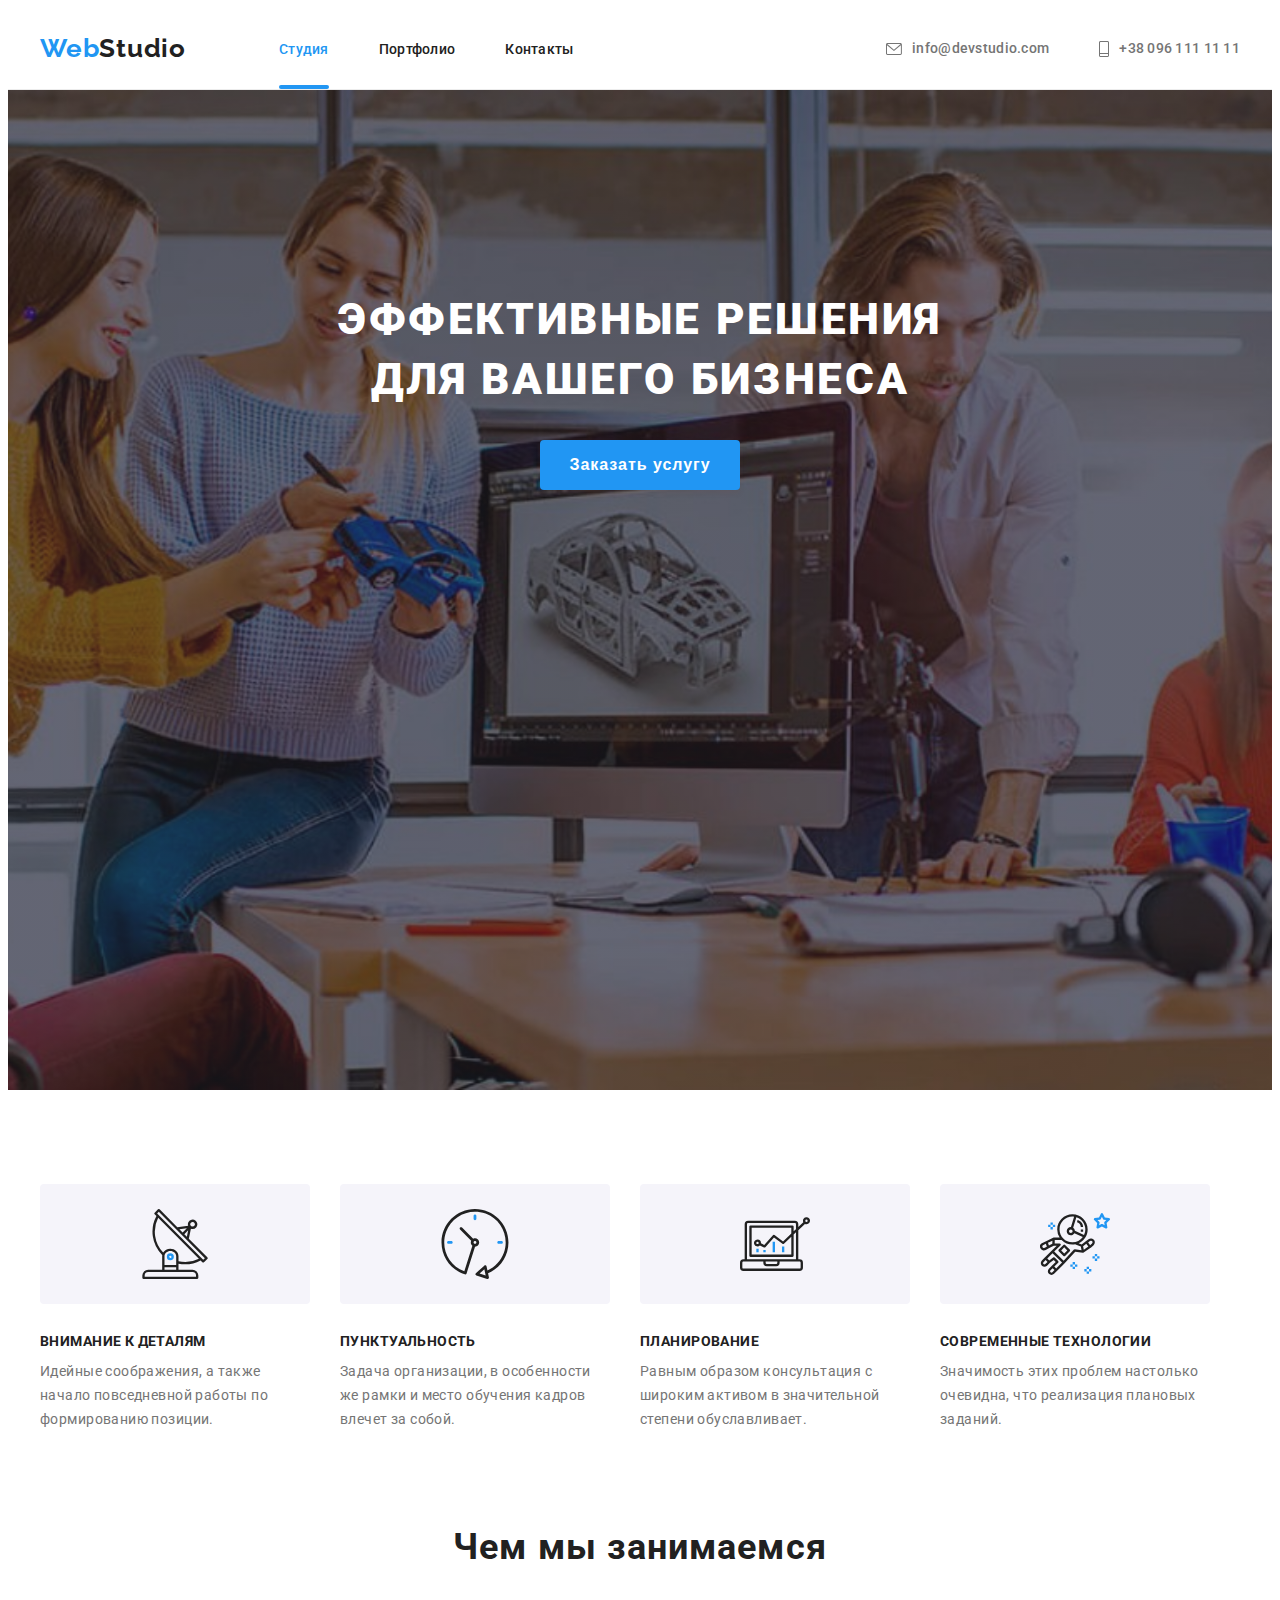
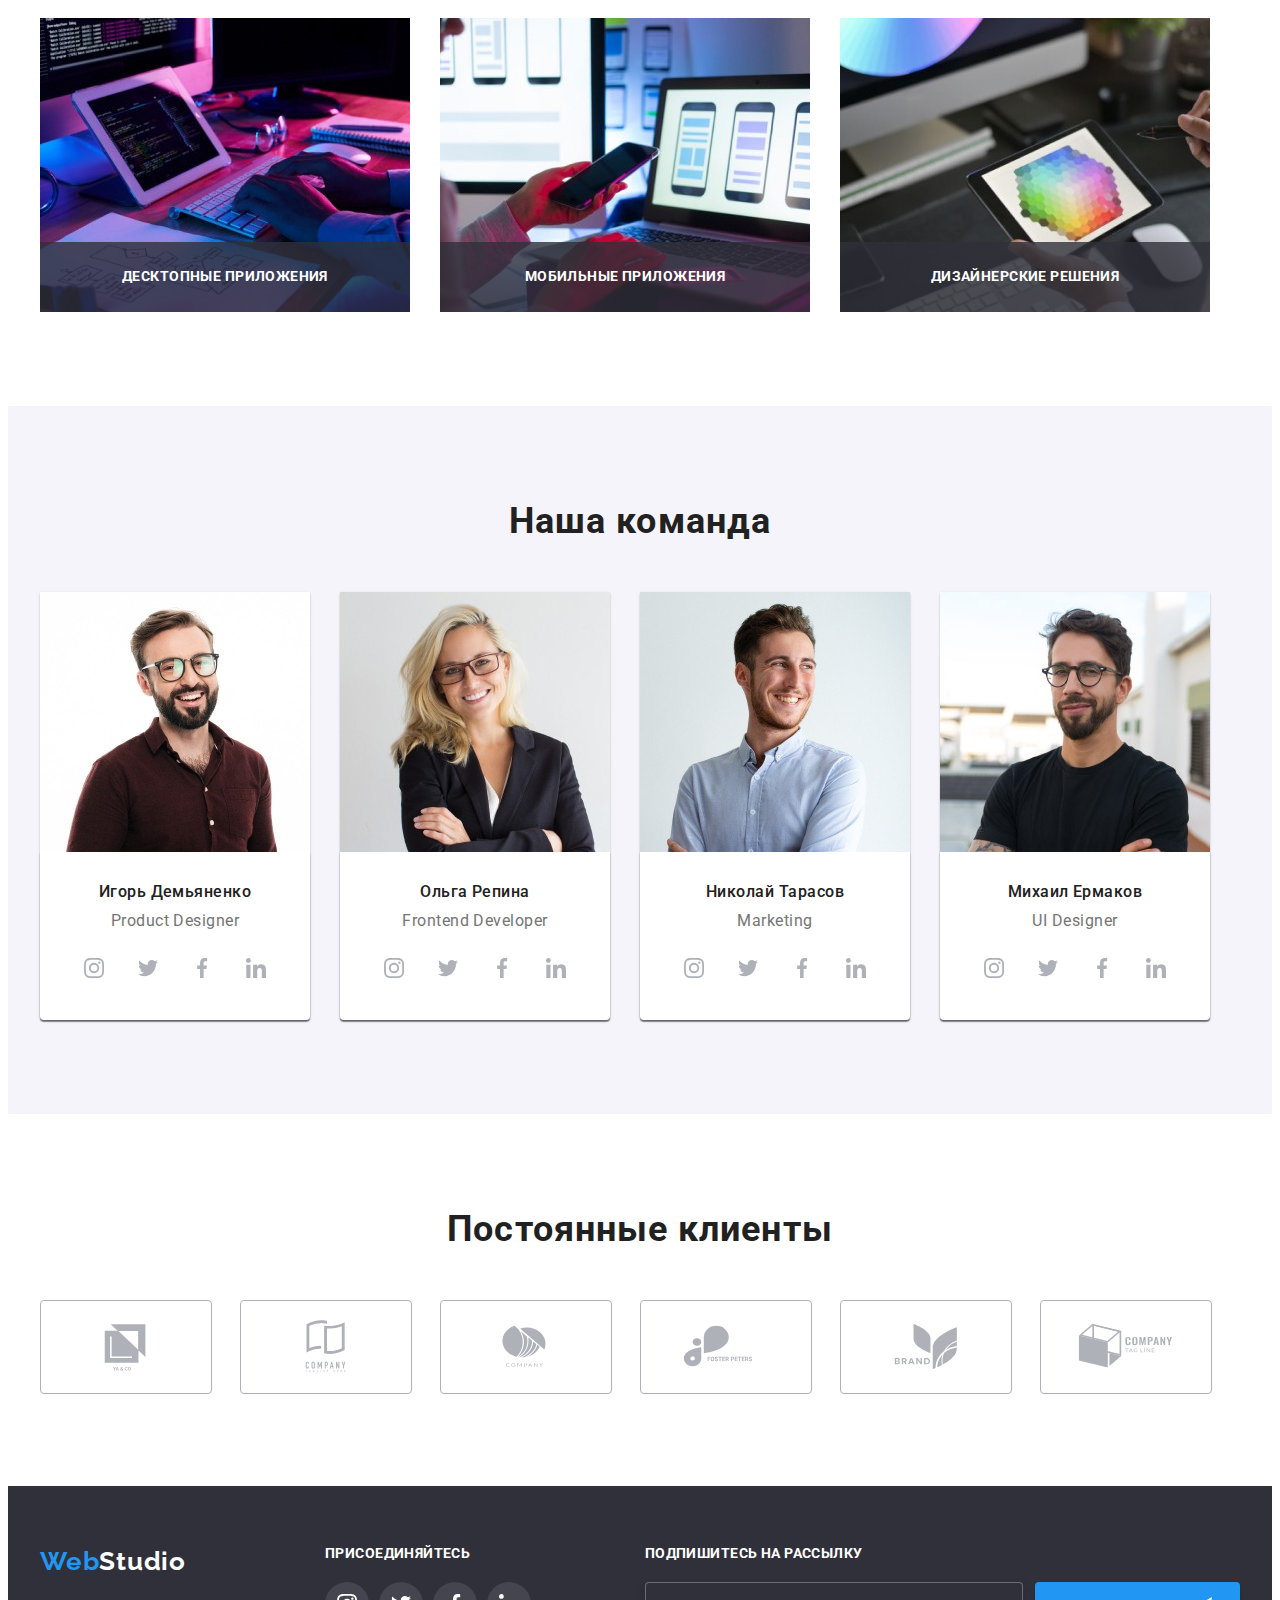
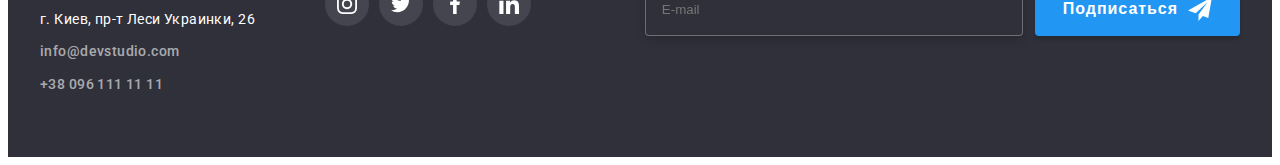
<file: index.html>
<!DOCTYPE html>
<html lang="ru">
  <head>
    <meta charset="UTF-8" />
    <meta http-equiv="X-UA-Compatible" content="IE=edge" />
    <meta name="viewport" content="width=device-width, initial-scale=1.0" />
    <title>Web Studio</title>
    <!--Progect Fonts-->
    <!-- <link rel="preconnect" href="https://fonts.googleapis.com" />
    <link rel="preconnect" href="https://fonts.gstatic.com" crossorigin />
    <link
      href="https://fonts.googleapis.com/css2?family=Raleway:wght@700&family=Roboto:wght@400;500;700;900&display=swap"
      rel="stylesheet"
    /> -->
    <link rel="preconnect" href="https://fonts.googleapis.com" />
    <link rel="preconnect" href="https://fonts.gstatic.com" crossorigin />
    <link
      href="https://fonts.googleapis.com/css2?family=DM+Sans:wght@400;500;700&family=Raleway:wght@700&family=Roboto:wght@400;500;700;900&display=swap"
      rel="stylesheet"
    />
    <!--Normalise-->
    <link
      rel="stylesheet"
      href="https://cdnjs.cloudflare.com/ajax/libs/modern-normalize/1.1.0/modern-normalize.min.css"
      integrity="sha512-wpPYUAdjBVSE4KJnH1VR1HeZfpl1ub8YT/NKx4PuQ5NmX2tKuGu6U/JRp5y+Y8XG2tV+wKQpNHVUX03MfMFn9Q=="
      crossorigin="anonymous"
      referrerpolicy="no-referrer"
    />
    <!-- _____Styles___CSS____ -->
    <link rel="stylesheet" href="./css/main.min.css" />
  </head>
  <body>
    <header class="header">
      <div class="container header__container">
        <nav class="nav">
          <a href="./" aria-label="Логотип сайта Web Studio" class="logo"
            ><span class="logo__web">Web</span>Studio</a
          >

          <!-- _____________________Mobyle Menu______________ -->

          <button
            type="button"
            class="mobyle__button is-open"
            aria-expanded="false"
            data-menu-button
          >
            <svg
              class="mobyle__menu-cross-icon"
              width="20"
              height="20"
              aria-label="Переключатель мобильного меню"
            >
              <use class="mobyle__icon-menu" href="./image/symbol-defs1.svg#icon-close_mob"></use>
              <use class="mobyle__icon-cross" href="./image/symbol-defs1.svg#icon-menu_mob"></use>
            </svg>
          </button>

          <div class="mobyle__menu data-menu" data-menu>
            <button class="mobyle__buy-now">
              Buy now
              <svg class="mobyla__buy-icon" width="10" height="15">
                <use class="mobyla__more-icon" href="./image/symbol-defs1.svg#icon-more"></use>
              </svg>
            </button>
            <ul class="mobyle__nav">
              <li class="mobyle__nav-item">
                <a href="./index.html" class="mobyle__link mobyle__link--home link">Home</a>
              </li>
              <li class="mobyle__nav-item">
                <a href="./portfolio.html" class="mobyle__link link">About us</a>
              </li>
              <li class="mobyle__nav-item">
                <a href="" class="mobyle__link link">How it’s made?</a>
              </li>
              <li class="mobyle__nav-item">
                <a href="" class="mobyle__link link">Our products</a>
              </li>
              <li class="mobyle__nav-item">
                <a href="" class="mobyle__link link">Contact</a>
              </li>
            </ul>
          </div>

          <ul class="nav__site">
            <li class="item nav__item">
              <a class="link-studio nav__link--studio" href="./index.html">Студия</a>
            </li>
            <li class="item nav__item">
              <a class="link nav__link" href="./portfolio.html">Портфолио</a>
            </li>
            <li class="item nav__item">
              <a class="link nav__link" href="#">Контакты</a>
            </li>
          </ul>
        </nav>

        <ul class="contact">
          <li class="item contact__item">
            <a class="link contact__link" href="mailto:info@devstudio.com">
              <svg class="contact__icon contact__icon--emaile" width="16" height="12">
                <use href="./image/symbol-defs1.svg#icon-emaile-icon"></use>
              </svg>
              info@devstudio.com</a
            >
          </li>
          <li class="item contact__item">
            <a class="link contact__link" href="tel:380961111111:">
              <svg class="contact__icon contact__icon--tel" width="10" height="16">
                <use href="./image/symbol-defs1.svg#icon-mobile-icon"></use>
              </svg>
              +38 096 111 11 11</a
            >
          </li>
        </ul>
      </div>
    </header>
    <main class="main">
      <section class="hero">
        <div class="container">
          <h1 class="hero__title">Эффективные решения для вашего бизнеса</h1>
          <button type="button" class="button hero__button" data-modal-open>Заказать услугу</button>

          <div class="form__backdrop is-hidden" data-modal>
            <div class="form__modal">
              <button class="form__button-close" data-modal-close>
                <svg class="form__close-icon" width="18" height="18">
                  <use href="./image/symbol-defs1.svg#icon-close"></use>
                </svg>
              </button>

              <form class="form" name="clform" autocomplete="on">
                <p class="form__title">Оставьте свои данные, мы вам перезвоним</p>
                <div class="form__field">
                  <label class="form__label user-name">
                    <span class="form__text">Имя</span>
                    <input class="form__input" type="text" name="user-name" autofocus />
                    <svg class="form__icon" width="18" height="18">
                      <use href="./image/symbol-defs1.svg#icon-user-name"></use>
                    </svg>
                  </label>
                </div>

                <div class="form__field">
                  <label class="form__label phon-number">
                    <span class="form__text">Телефон</span>
                    <input class="form__input" type="tel" name="user-telephon" />
                    <svg class="form__icon" width="18" height="18">
                      <use href="./image/symbol-defs1.svg#icon-phone"></use>
                    </svg>
                  </label>
                </div>
                <div class="form__field">
                  <label class="form__label user-email">
                    <span class="form__text">Почта</span>
                    <input class="form__input" type="email" name="user-email" />
                    <svg class="form__icon" width="18" height="18">
                      <use href="./image/symbol-defs1.svg#icon-email"></use>
                    </svg>
                  </label>
                </div>
                <div class="form__field">
                  <label class="form__label user-coment">
                    <span class="form__text form-coment">Комментарий</span>
                    <textarea
                      class="form__textarea form__input"
                      name="coments"
                      rows="5"
                      placeholder="Введите текст"
                    ></textarea>
                  </label>
                </div>
                <div class="form__field check-field">
                  <label class="form__label form__checkbox">
                    <input
                      class="form__checkbox-input visually-hidden"
                      type="checkbox"
                      name="contract"
                    />
                    <span class="form__custom-check">
                      <svg class="form__check" width="11" height="8">
                        <use href="./image/symbol-defs1.svg#icon-check"></use>
                      </svg>
                    </span>

                    <span class="form__contract"
                      >Соглашаюсь с рассылкой и принимаю
                      <a class="link__form" href="">Условия договора</a>
                    </span>
                  </label>
                </div>

                <button class="form__button-submit" type="submit">Отправить</button>
              </form>
            </div>
          </div>
        </div>
      </section>

      <!-- Особенности-->
      <section class="features">
        <div class="container">
          <h2 class="features__section-title visually-hidden">Наши особенности</h2>
          <ul class="features__list">
            <li class="features__item">
              <div class="features__bgr-icon">
                <svg class="features__icon" width="70" height="70">
                  <use href="./image/symbol-defs1.svg#icon-antenna"></use>
                </svg>
              </div>

              <h3 class="features__second-title">Внимание к деталям</h3>
              <p class="features__text">
                Идейные соображения, а также начало повседневной работы по формированию позиции.
              </p>
            </li>
            <li class="features__item">
              <div class="features__bgr-icon">
                <svg class="features__icon" width="70" height="70">
                  <use href="./image/symbol-defs1.svg#icon-clock"></use>
                </svg>
              </div>
              <h3 class="features__second-title">Пунктуальность</h3>
              <p class="features__text">
                Задача организации, в особенности же рамки и место обучения кадров влечет за собой.
              </p>
            </li>
            <li class="features__item">
              <div class="features__bgr-icon">
                <svg class="features__icon" width="70" height="70">
                  <use href="./image/symbol-defs1.svg#icon-diagram"></use>
                </svg>
              </div>
              <h3 class="features__second-title">Планирование</h3>
              <p class="features__text">
                Равным образом консультация с широким активом в значительной степени обуславливает.
              </p>
            </li>
            <li class="features__item">
              <div class="features__bgr-icon">
                <svg class="features__icon" width="70" height="70">
                  <use href="./image/symbol-defs1.svg#icon-astronaut"></use>
                </svg>
              </div>
              <h3 class="features__second-title">Современные технологии</h3>
              <p class="features__text">
                Значимость этих проблем настолько очевидна, что реализация плановых заданий.
              </p>
            </li>
          </ul>
        </div>
      </section>
      <!--Чем мы занимаемся-->
      <section class="services">
        <div class="container">
          <h2 class="services__title">Чем мы занимаемся</h2>
          <ul class="services__list">
            <li class="services__item">
              <img
                class="services__image"
                loading="lazy"
                srcset="
                  ./image/services/servises1_lg.jpg    1x,
                  ./image/services/servises1_lg@2x.jpg 2x
                "
                src="./image/services/servises1_lg.jpg"
                alt="изображон  компютер с кодом"
                width="370"
                height="294"
              />
              <p class="services__text-img">Десктопные приложения</p>
            </li>
            <li class="services__item">
              <img
                class="services__image"
                loading="lazy"
                srcset="
                  ./image/services/servises2_lg.jpg    1x,
                  ./image/services/servises2_lg@2x.jpg 2x
                "
                src="./image/services/servises2_lg.jpg"
                alt="ноутбук и телефон"
                width="370"
                height="294"
              />
              <p class="services__text-img">Мобильные приложения</p>
            </li>
            <li class="services__item">
              <img
                class="services__image"
                loading="lazy"
                srcset="
                  ./image/services/servises3_lg.jpg    1x,
                  ./image/services/servises3_lg@2x.jpg 2x
                "
                src="./image/services/servises3_lg.jpg"
                alt="планшет"
                width="370"
                height="294"
              />
              <p class="services__text-img">Дизайнерские решения</p>
            </li>
          </ul>
        </div>
      </section>
      <!--Наша команда-->
      <section class="team">
        <div class="container">
          <h2 class="title">Наша команда</h2>
          <ul class="team-list">
            <li class="item">
              <img
                class="image"
                loading="lazy"
                srcset="
                  ./image/team/team1_sm.jpg    450w,
                  ./image/team/team1_sm@2x.jpg 900w,
                  ./image/team/team1_md.jpg    354w,
                  ./image/team/team1_md@2x.jpg 708w,
                  ./image/team/team1_lg.jpg    270w,
                  ./image/team/team1_lg@2x.jpg 540w
                "
                sizes="(min-width: 1200px) 270px, (min-width: 768px) 354px, (max-width: 767px) 450px, 100vw"
                src="./image/team/team1_sm.jpg"
                alt="Фото Игоря"
                width="100%"
              />
              <div class="name">
                <h3 class="second-title">Игорь Демьяненко</h3>
                <p lang="en" class="text">Product Designer</p>

                <ul class="socials">
                  <li class="social-item">
                    <a
                      class="socials-link link"
                      href=""
                      target="_blank"
                      rel="noreferrer noopener"
                      aria-label="иконка"
                    >
                      <svg class="social-icon" width="20" height="20">
                        <use href="./image/symbol-defs1.svg#icon-instagram"></use>
                      </svg>
                    </a>
                  </li>
                  <li class="social-item">
                    <a
                      class="socials-link link"
                      href=""
                      target="_blank"
                      rel="noreferrer noopener"
                      aria-label="иконка"
                    >
                      <svg class="social-icon" width="20" height="20">
                        <use href="./image/symbol-defs1.svg#icon-twitter"></use>
                      </svg>
                    </a>
                  </li>
                  <li class="social-item">
                    <a
                      class="socials-link link"
                      href=""
                      target="_blank"
                      rel="noreferrer noopener"
                      aria-label="иконка"
                    >
                      <svg class="social-icon" width="20" height="20">
                        <use href="./image/symbol-defs1.svg#icon-facebook"></use>
                      </svg>
                    </a>
                  </li>
                  <li class="social-item">
                    <a
                      class="socials-link link"
                      href=""
                      target="_blank"
                      rel="noreferrer noopener"
                      aria-label="иконка"
                    >
                      <svg class="social-icon" width="20" height="20">
                        <use href="./image/symbol-defs1.svg#icon-linkedin"></use>
                      </svg>
                    </a>
                  </li>
                </ul>
              </div>
            </li>
            <li class="item">
              <img
                class="image"
                loading="lazy"
                srcset="
                  ./image/team/team2_sm.jpg    450w,
                  ./image/team/team2_sm@2x.jpg 900w,
                  ./image/team/team2_md.jpg    354w,
                  ./image/team/team2_md@2x.jpg 708w,
                  ./image/team/team2_lg.jpg    270w,
                  ./image/team/team2_lg@2x.jpg 540w
                "
                sizes="(min-width: 1200px) 270px, (min-width: 768px) 354px, (max-width: 767px) 450px, 100vw"
                src="./image/team/team2_sm.jpg"
                alt="Фото Ольги"
                width="100%"
              />
              <div class="name">
                <h3 class="second-title">Ольга Репина</h3>
                <p lang="en" class="text">Frontend Developer</p>

                <ul class="socials">
                  <li class="social-item">
                    <a
                      class="socials-link link"
                      href=""
                      target="_blank"
                      rel="noreferrer noopener"
                      aria-label="иконка"
                    >
                      <svg class="social-icon" width="20" height="20">
                        <use href="./image/symbol-defs1.svg#icon-instagram"></use>
                      </svg>
                    </a>
                  </li>
                  <li class="social-item">
                    <a
                      class="socials-link link"
                      href=""
                      target="_blank"
                      rel="noreferrer noopener"
                      aria-label="иконка"
                    >
                      <svg class="social-icon" width="20" height="20">
                        <use href="./image/symbol-defs1.svg#icon-twitter"></use>
                      </svg>
                    </a>
                  </li>
                  <li class="social-item">
                    <a
                      class="socials-link link"
                      href=""
                      target="_blank"
                      rel="noreferrer noopener"
                      aria-label="иконка"
                    >
                      <svg class="social-icon" width="20" height="20">
                        <use href="./image/symbol-defs1.svg#icon-facebook"></use>
                      </svg>
                    </a>
                  </li>
                  <li class="social-item">
                    <a
                      class="socials-link link"
                      href=""
                      target="_blank"
                      rel="noreferrer noopener"
                      aria-label="иконка"
                    >
                      <svg class="social-icon" width="20" height="20">
                        <use href="./image/symbol-defs1.svg#icon-linkedin"></use>
                      </svg>
                    </a>
                  </li>
                </ul>
              </div>
            </li>
            <li class="item">
              <img
                class="image"
                loading="lazy"
                srcset="
                  ./image/team/team3_sm.jpg    450w,
                  ./image/team/team3_sm@2x.jpg 900w,
                  ./image/team/team3_md.jpg    354w,
                  ./image/team/team3_md@2x.jpg 708w,
                  ./image/team/team3_lg.jpg    270w,
                  ./image/team/team3_lg@2x.jpg 540w
                "
                sizes="(min-width: 1200px) 270px, (min-width: 768px) 354px, (max-width: 767px) 450px, 100vw"
                src="./image/team/team3_sm.jpg "
                alt="Фото Николая"
                width="100%"
              />
              <div class="name">
                <h3 class="second-title">Николай Тарасов</h3>
                <p lang="en" class="text">Marketing</p>

                <ul class="socials">
                  <li class="social-item">
                    <a
                      class="socials-link link"
                      href=""
                      target="_blank"
                      rel="noreferrer noopener"
                      aria-label="иконка"
                    >
                      <svg class="social-icon" width="20" height="20">
                        <use href="./image/symbol-defs1.svg#icon-instagram"></use>
                      </svg>
                    </a>
                  </li>
                  <li class="social-item">
                    <a
                      class="socials-link link"
                      href=""
                      target="_blank"
                      rel="noreferrer noopener"
                      aria-label="иконка"
                    >
                      <svg class="social-icon" width="20" height="20">
                        <use href="./image/symbol-defs1.svg#icon-twitter"></use>
                      </svg>
                    </a>
                  </li>
                  <li class="social-item">
                    <a
                      class="socials-link link"
                      href=""
                      target="_blank"
                      rel="noreferrer noopener"
                      aria-label="иконка"
                    >
                      <svg class="social-icon" width="20" height="20">
                        <use href="./image/symbol-defs1.svg#icon-facebook"></use>
                      </svg>
                    </a>
                  </li>
                  <li class="social-item">
                    <a
                      class="socials-link link"
                      href=""
                      target="_blank"
                      rel="noreferrer noopener"
                      aria-label="иконка"
                    >
                      <svg class="social-icon" width="20" height="20">
                        <use href="./image/symbol-defs1.svg#icon-linkedin"></use>
                      </svg>
                    </a>
                  </li>
                </ul>
              </div>
            </li>
            <li class="item">
              <img
                class="image"
                loading="lazy"
                srcset="
                  ./image/team/team4_sm.jpg    450w,
                  ./image/team/team4_sm@2x.jpg 900w,
                  ./image/team/team4_md.jpg    354w,
                  ./image/team/team4_md@2x.jpg 708w,
                  ./image/team/team4_lg.jpg    270w,
                  ./image/team/team4_lg@2x.jpg 540w
                "
                sizes="(min-width: 1200px) 270px, (min-width: 768px) 354px, (max-width: 767px) 450px, 100vw"
                src="./image/team/team4_sm.jpg"
                alt="Фото Михаила"
                width="270"
                height="260"
              />
              <div class="name">
                <h3 class="second-title">Михаил Ермаков</h3>
                <p lang="en" class="text">UI Designer</p>

                <ul class="socials">
                  <li class="social-item">
                    <a
                      class="socials-link"
                      href=""
                      target="_blank"
                      rel="noreferrer noopener"
                      aria-label="иконка instagram"
                    >
                      <svg class="social-icon" width="20" height="20">
                        <use href="./image/symbol-defs1.svg#icon-instagram"></use>
                      </svg>
                    </a>
                  </li>
                  <li class="social-item">
                    <a
                      class="socials-link link"
                      href=""
                      target="_blank"
                      rel="noreferrer noopener"
                      aria-label="иконка twitter"
                    >
                      <svg class="social-icon" width="20" height="20">
                        <use href="./image/symbol-defs1.svg#icon-twitter"></use>
                      </svg>
                    </a>
                  </li>
                  <li class="social-item">
                    <a
                      class="socials-link link"
                      href=""
                      target="_blank"
                      rel="noreferrer noopener"
                      aria-label="иконка facebook"
                    >
                      <svg class="social-icon" width="20" height="20">
                        <use href="./image/symbol-defs1.svg#icon-facebook"></use>
                      </svg>
                    </a>
                  </li>
                  <li class="social-item">
                    <a
                      class="socials-link link"
                      href=""
                      target="_blank"
                      rel="noreferrer noopener"
                      aria-label="иконка linkedin"
                    >
                      <svg class="social-icon" width="20" height="20">
                        <use href="./image/symbol-defs1.svg#icon-linkedin"></use>
                      </svg>
                    </a>
                  </li>
                </ul>
              </div>
            </li>
          </ul>
        </div>
      </section>
      <!-- Постоянные клиенты-->
      <section class="our-client">
        <div class="container">
          <h2 class="title client-title">Постоянные клиенты</h2>
          <ul class="list client-list">
            <li class="client-item item">
              <a
                class="link client-link"
                href=""
                target="_blank"
                rel="noreferrer noopener"
                aria-label="логотип компании YA & CO"
              >
                <svg class="company-logo" width="106" height="60">
                  <use href="./image/symbol-defs1.svg#icon-logo-cl1"></use>
                </svg>
              </a>
            </li>
            <li class="client-item item">
              <a
                class="link client-link"
                href=""
                target="_blank"
                rel="noreferrer noopener"
                aria-label="логотип компании Tagline Here"
              >
                <svg class="company-logo" width="106" height="60">
                  <use href="./image/symbol-defs1.svg#icon-logo-cl2"></use>
                </svg>
              </a>
            </li>
            <li class="client-item item">
              <a
                class="link client-link"
                href=""
                target="_blank"
                rel="noreferrer noopener"
                aria-label="логотип компании Company"
              >
                <svg class="company-logo" width="106" height="60">
                  <use href="./image/symbol-defs1.svg#icon-logo-cl3"></use>
                </svg>
              </a>
            </li>
            <li class="client-item item">
              <a
                class="link client-link"
                href=""
                target="_blank"
                rel="noreferrer noopener"
                aria-label="логотип компании FOSTER PETERS"
              >
                <svg class="company-logo" width="106" height="60">
                  <use href="./image/symbol-defs1.svg#icon-logo-cl4"></use>
                </svg>
              </a>
            </li>
            <li class="client-item item">
              <a
                class="link client-link"
                href=""
                target="_blank"
                rel="noreferrer noopener"
                aria-label="логотип компании Brand"
              >
                <svg class="company-logo" width="106" height="60">
                  <use href="./image/symbol-defs1.svg#icon-logo-cl5"></use>
                </svg>
              </a>
            </li>
            <li class="client-item item">
              <a
                class="link client-link"
                href=""
                target="_blank"
                rel="noreferrer noopener"
                aria-label="логотип компании Tag Line"
              >
                <svg class="company-logo" width="106" height="60">
                  <use href="./image/symbol-defs1.svg#icon-logo-cl6"></use>
                </svg>
              </a>
            </li>
          </ul>
        </div>
      </section>
    </main>
    <footer class="footer">
      <div class="container footer-container">
        <div class="footer__contact-social">
          <div class="one-two footer__tablet">
            <a href="./" aria-label="Логотип сайта Web Studio" class="logo"
              ><span class="logo__web">Web</span>Studio</a
            >

            <address class="address">
              <p class="text">г. Киев, пр-т Леси Украинки, 26</p>
              <ul class="address-list">
                <li class="item address-item">
                  <a href="mailto:info@devstudio.com" class="link">info@devstudio.com</a>
                </li>
                <li class="item address-item">
                  <a href="tel:380961111111:" class="link">+38 096 111 11 11</a>
                </li>
              </ul>
            </address>
          </div>
          <div class="one-two">
            <h2 class="title-social">присоединяйтесь</h2>
            <ul class="socials">
              <li class="social-item">
                <a
                  class="socials-link link"
                  href=""
                  target="_blank"
                  rel="noreferrer noopener"
                  aria-label="иконка instagram"
                >
                  <svg class="social-icon" width="20" height="20">
                    <use href="./image/symbol-defs1.svg#icon-instagram"></use>
                  </svg>
                </a>
              </li>
              <li class="social-item">
                <a
                  class="socials-link link"
                  href=""
                  target="_blank"
                  rel="noreferrer noopener"
                  aria-label="иконка twitter"
                >
                  <svg class="social-icon" width="20" height="20">
                    <use href="./image/symbol-defs1.svg#icon-twitter"></use>
                  </svg>
                </a>
              </li>
              <li class="social-item">
                <a
                  class="socials-link link"
                  href=""
                  target="_blank"
                  rel="noreferrer noopener"
                  aria-label="иконка facebook"
                >
                  <svg class="social-icon" width="20" height="20">
                    <use href="./image/symbol-defs1.svg#icon-facebook"></use>
                  </svg>
                </a>
              </li>
              <li class="social-item">
                <a
                  class="socials-link link"
                  href=""
                  target="_blank"
                  rel="noreferrer noopener"
                  aria-label="иконка linkedin"
                >
                  <svg class="social-icon" width="20" height="20">
                    <use href="./image/symbol-defs1.svg#icon-linkedin"></use>
                  </svg>
                </a>
              </li>
            </ul>
          </div>
        </div>

        <div class="sibscribe">
          <p class="title-social">Подпишитесь на рассылку</p>
          <form class="subscribe-form">
            <label class="footer-lable">
              <input
                class="input-email"
                type="email"
                name="e-mail"
                autocomplete="on"
                placeholder="E-mail"
              />
            </label>
            <button class="form__button-submit">
              Подписаться
              <svg class="telegram-icon" width="24" height="24">
                <use href="./image/symbol-defs1.svg#icon-telegram"></use>
              </svg>
            </button>
          </form>
        </div>
      </div>
    </footer>
    <script src="./js/modal.js"></script>
    <script src="./js/mobile-menu.js"></script>
  </body>
</html>
</file>
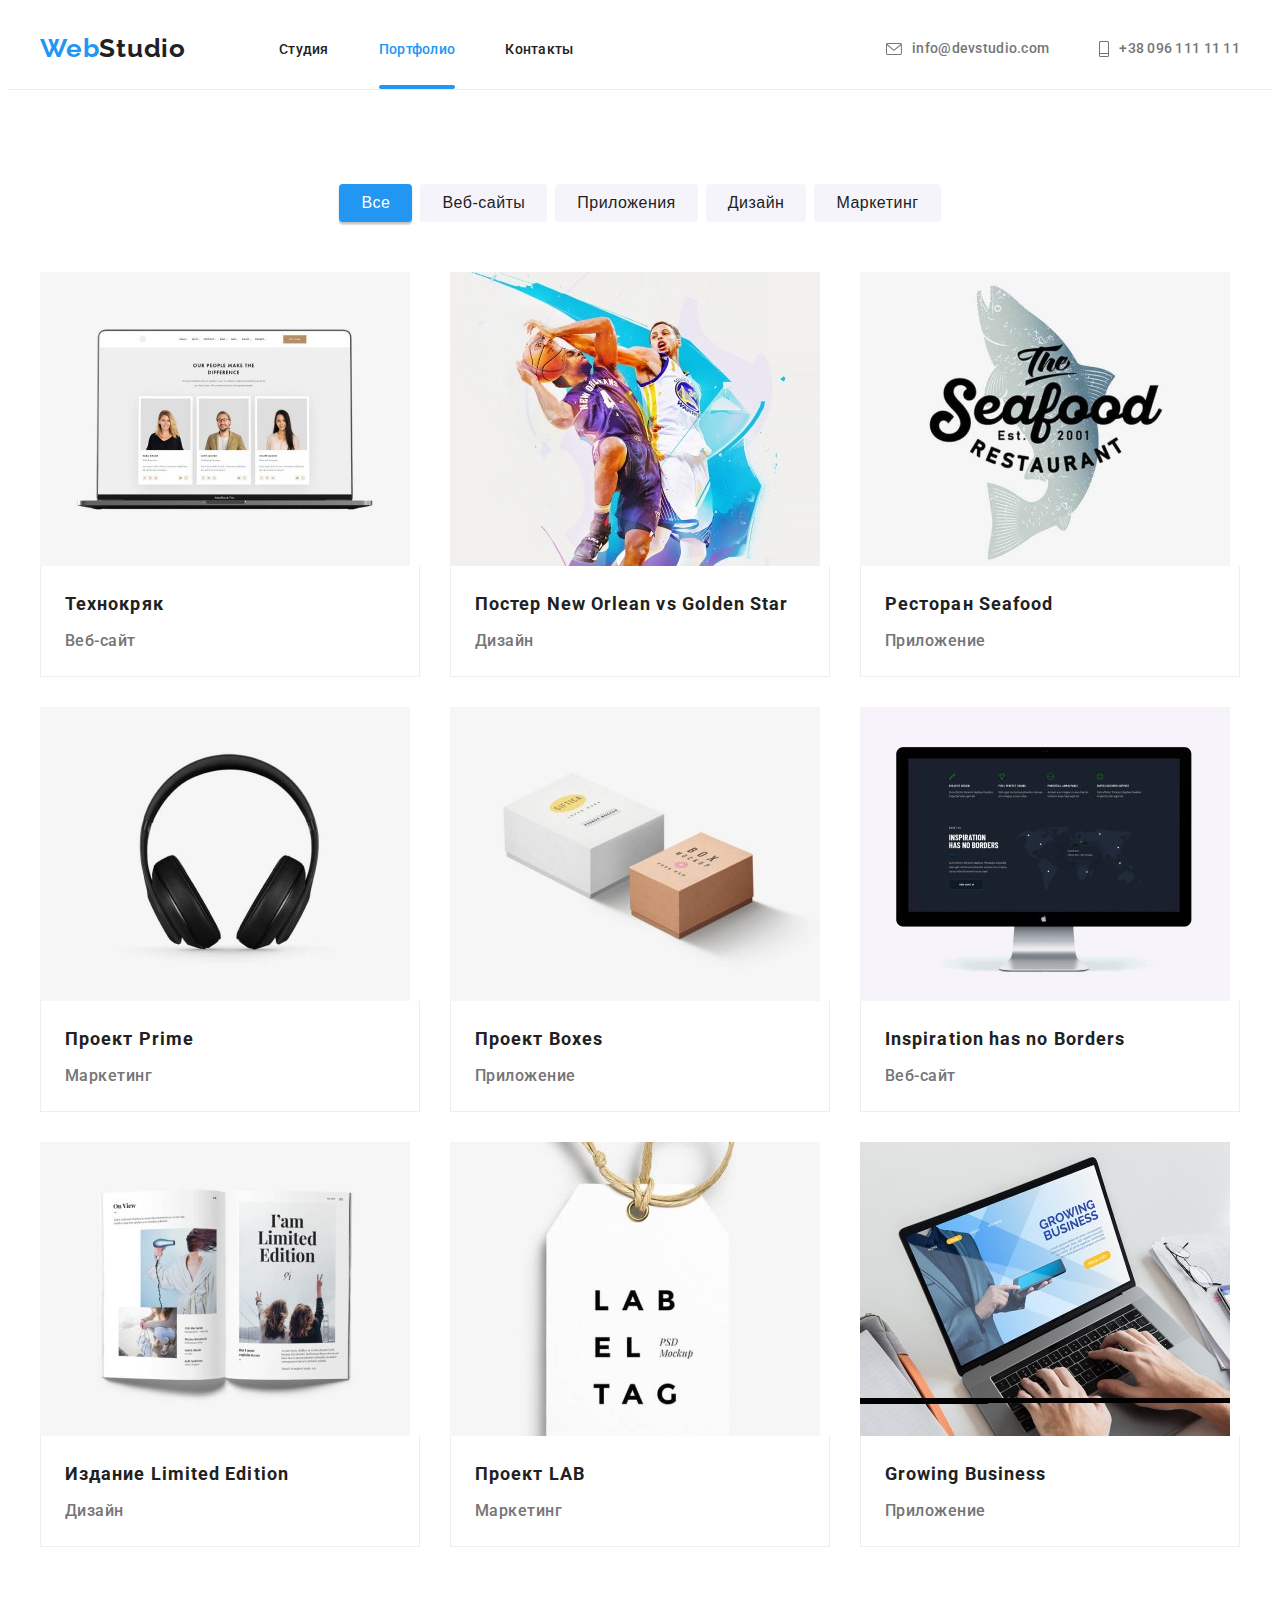
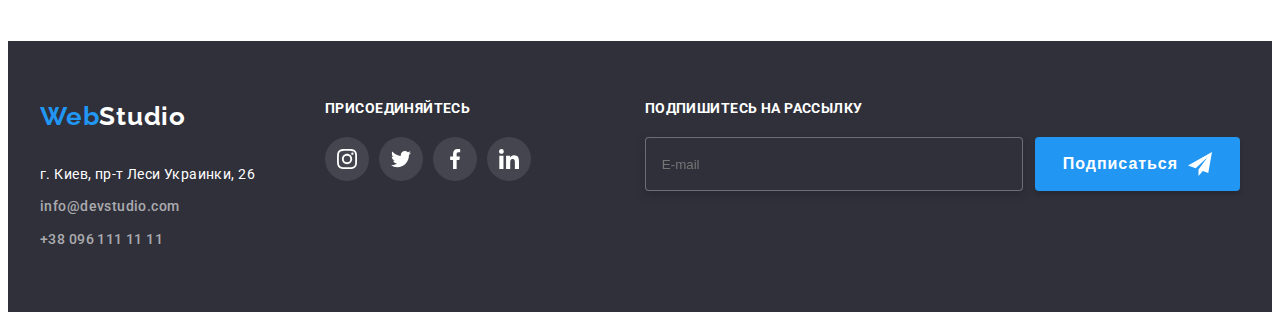
<file: portfolio.html>
<!DOCTYPE html>
<html lang="en">
  <head>
    <meta charset="UTF-8" />
    <meta http-equiv="X-UA-Compatible" content="IE=edge" />
    <meta name="viewport" content="width=device-width, initial-scale=1.0" />
    <title>portfolio</title>
    <!--Progect Fonts-->
    <link rel="preconnect" href="https://fonts.googleapis.com" />
    <link rel="preconnect" href="https://fonts.gstatic.com" crossorigin />
    <link
      href="https://fonts.googleapis.com/css2?family=Raleway:wght@700&family=Roboto:wght@400;500;700;900&display=swap"
      rel="stylesheet"
    />
    <!--Normalise-->
    <link
      rel="stylesheet"
      href="https://cdnjs.cloudflare.com/ajax/libs/modern-normalize/1.1.0/modern-normalize.min.css"
      integrity="sha512-wpPYUAdjBVSE4KJnH1VR1HeZfpl1ub8YT/NKx4PuQ5NmX2tKuGu6U/JRp5y+Y8XG2tV+wKQpNHVUX03MfMFn9Q=="
      crossorigin="anonymous"
      referrerpolicy="no-referrer"
    />
    <!-- Styles-->
    <link rel="stylesheet" href="./css/main.min.css" />
  </head>
  <body>
    <header class="header">
      <div class="container header__container">
        <nav class="nav">
          <a href="./" aria-label="Логотип сайта Web Studio" class="logo"
            ><span class="logo__web">Web</span>Studio</a
          >

          <!-- _____________________Mobyle Menu______________ -->

          <button
            type="button"
            class="mobyle__button is-open"
            aria-expanded="false"
            data-menu-button
          >
            <svg
              class="mobyle__menu-cross-icon"
              width="40"
              height="40"
              aria-label="Переключатель мобильного меню"
            >
              <use class="mobyle__icon-menu" href="./image/symbol-defs1.svg#icon-close_mob"></use>
              <use class="mobyle__icon-cross" href="./image/symbol-defs1.svg#icon-menu_mob"></use>
            </svg>
          </button>

          <div class="mobyle__menu data-menu" data-menu>
            <ul class="mobyle__nav">
              <li class="mobyle__nav-item">
                <a href="./index.html" class="mobyle__link-web link">Студия</a>
              </li>
              <li class="mobyle__nav-item">
                <a href="./portfolio.html" class="mobyle__link-web link">Портфолио</a>
              </li>
              <li class="mobyle__nav-item">
                <a href="" class="mobyle__link-web link">Контакты</a>
              </li>
            </ul>

            <ul class="mobyle__contact">
              <li class="mobyle__contact-item">
                <a href="tel:380961111111" class="mobyle__link-contact">+38 096 111 11 11</a>
              </li>
              <li class="mobyle__contact-item">
                <a href="mailto:info@devstudio.com" class="mobyle__link-contact-email"
                  >info@devstudio.com</a
                >
              </li>
            </ul>

            <ul class="mobyle__socials">
              <li class="mobyle__sociale-item">
                <a
                  href=""
                  class="mobyle__link-sociale"
                  target="_blank"
                  rel="noreferrer noopener"
                  aria-label="иконка instagram"
                  >Instagram</a
                >
              </li>
              <li class="mobyle__sociale-item">
                <a
                  href=""
                  class="mobyle__link-sociale"
                  target="_blank"
                  rel="noreferrer noopener"
                  aria-label="иконка twitter"
                  >Twitter</a
                >
              </li>
              <li class="mobyle__sociale-item">
                <a
                  href=""
                  class="mobyle__link-sociale"
                  target="_blank"
                  rel="noreferrer noopener"
                  aria-label="иконка facebook"
                  >Facebook</a
                >
              </li>
              <li class="mobyle__sociale-item">
                <a
                  href=""
                  class="mobyle__link-sociale"
                  target="_blank"
                  rel="noreferrer noopener"
                  aria-label="иконка linkedin"
                  >LinkedIn</a
                >
              </li>
            </ul>
          </div>

          <ul class="nav__site">
            <li class="item nav__item">
              <a class="link nav__link" href="./index.html">Студия</a>
            </li>
            <li class="item nav__item">
              <a class="nav__link--portfolio" href="./portfolio.html">Портфолио</a>
            </li>
            <li class="item nav__item">
              <a class="link nav__link" href="#">Контакты</a>
            </li>
          </ul>
        </nav>

        <ul class="contact">
          <li class="item contact__item">
            <a class="link contact__link" href="mailto:info@devstudio.com">
              <svg class="contact__icon contact__icon--emaile" width="16" height="12">
                <use href="./image/symbol-defs1.svg#icon-emaile-icon"></use>
              </svg>
              info@devstudio.com</a
            >
          </li>
          <li class="item contact__item">
            <a class="link contact__link" href="tel:380961111111:">
              <svg class="contact__icon contact__icon--tel" width="10" height="16">
                <use href="./image/symbol-defs1.svg#icon-mobile-icon"></use>
              </svg>
              +38 096 111 11 11</a
            >
          </li>
        </ul>
      </div>
    </header>
    <!--       MAINE           -->

    <main>
      <section class="filtr-button">
        <div class="container">
          <h1 class="title-portfolio">Портфолио</h1>
          <ul class="filtr">
            <li class="item">
              <button type="button" class="button-all">Все</button>
            </li>
            <li class="item">
              <button type="button" class="button">Веб-сайты</button>
            </li>
            <li class="item">
              <button type="button" class="button">Приложения</button>
            </li>
            <li class="item">
              <button type="button" class="button">Дизайн</button>
            </li>
            <li class="item">
              <button type="button" class="button">Маркетинг</button>
            </li>
          </ul>
          <!-- portfolio -->

          <ul class="list-img">
            <li class="item item-img">
              <a class="link img-link" href="" target="_blank" rel="noreferrer noopener">
                <div class="image-box">
                  <img
                    loading="lazy"
                    srcset="
                      ./image/portfolio/img1_sm.jpg    450w,
                      ./image/portfolio/img1_sm@2x.jpg 900w,
                      ./image/portfolio/img1_md.jpg    354w,
                      ./image/portfolio/img1_md@2x.jpg 708w,
                      ./image/portfolio/img1_lg.jpg    370w,
                      ./image/portfolio/img1_lg@2x.jpg 740w
                    "
                    sizes="(min-width: 1200px) 370px, (min-width: 768px) 354px, (max-width: 767px) 450px, 100vw"
                    src="./image/portfolio/img1_sm.jpg"
                    alt="ноутбук с открытым сайтом"
                    width="100%"
                    class="image"
                  />

                  <p class="overley">
                    Ресурс предлагает комплексные предложения с разным уровнем функционала и
                    сервисов. Все это позволит посетителю получить исчерпывающие сведения о компании
                    или частном лице.
                  </p>
                </div>
                <div class="portfolio-border">
                  <h2 class="title">Технокряк</h2>
                  <p class="text">Веб-сайт</p>
                </div>
              </a>
            </li>
            <li class="item item-img">
              <a class="link img-link" href="" target="_blank" rel="noreferrer noopener">
                <div class="image-box">
                  <img
                    loading="lazy"
                    srcset="
                      ./image/portfolio/img2_sm.jpg    450w,
                      ./image/portfolio/img2_sm@2x.jpg 900w,
                      ./image/portfolio/img2_md.jpg    354w,
                      ./image/portfolio/img2_md@2x.jpg 708w,
                      ./image/portfolio/img2_lg.jpg    370w,
                      ./image/portfolio/img2_lg@2x.jpg 740w
                    "
                    sizes="(min-width: 1200px) 370px, (min-width: 768px) 354px, (max-width: 767px) 450px, 100vw"
                    src="./image/portfolio/img2_sm.jpg"
                    alt="два баскетболиста"
                    width="100%"
                    class="image"
                  />

                  <p class="overley">
                    Ресурс предлагает комплексные предложения с разным уровнем функционала и
                    сервисов. Все это позволит посетителю получить исчерпывающие сведения о компании
                    или частном лице.
                  </p>
                </div>

                <div class="portfolio-border">
                  <h2 class="title">Постер New Orlean vs Golden Star</h2>
                  <p class="text">Дизайн</p>
                </div>
              </a>
            </li>
            <li class="item item-img">
              <a class="link img-link" href="" target="_blank" rel="noreferrer noopener">
                <div class="image-box">
                  <img
                    loading="lazy"
                    srcset="
                      ./image/portfolio/img3_sm.jpg    450w,
                      ./image/portfolio/img3_sm@2x.jpg 900w,
                      ./image/portfolio/img3_md.jpg    354w,
                      ./image/portfolio/img3_md@2x.jpg 708w,
                      ./image/portfolio/img3_lg.jpg    370w,
                      ./image/portfolio/img3_lg@2x.jpg 740w
                    "
                    sizes="(min-width: 1200px) 370px, (min-width: 768px) 354px, (max-width: 767px) 450px, 100vw"
                    src="./image/portfolio/img3_sm.jpg"
                    alt="название ресторана на фоне рыбы"
                    width="100%"
                    class="image"
                  />

                  <p class="overley">
                    Ресурс предлагает комплексные предложения с разным уровнем функционала и
                    сервисов. Все это позволит посетителю получить исчерпывающие сведения о компании
                    или частном лице.
                  </p>
                </div>

                <div class="portfolio-border">
                  <h2 class="title">Ресторан Seafood</h2>
                  <p class="text">Приложение</p>
                </div>
              </a>
            </li>
            <li class="item item-img">
              <a class="link img-link" href="" target="_blank" rel="noreferrer noopener">
                <div class="image-box">
                  <img
                    loading="lazy"
                    srcset="
                      ./image/portfolio/img4_sm.jpg    450w,
                      ./image/portfolio/img4_sm@2x.jpg 900w,
                      ./image/portfolio/img4_md.jpg    354w,
                      ./image/portfolio/img4_md@2x.jpg 708w,
                      ./image/portfolio/img4_lg.jpg    370w,
                      ./image/portfolio/img4_lg@2x.jpg 740w
                    "
                    sizes="(min-width: 1200px) 370px, (min-width: 768px) 354px, (max-width: 767px) 450px, 100vw"
                    src="./image/portfolio/img4_sm.jpg"
                    alt="наушники"
                    width="100%"
                    class="image"
                  />

                  <p class="overley">
                    Ресурс предлагает комплексные предложения с разным уровнем функционала и
                    сервисов. Все это позволит посетителю получить исчерпывающие сведения о компании
                    или частном лице.
                  </p>
                </div>

                <div class="portfolio-border">
                  <h2 class="title">Проект Prime</h2>
                  <p class="text">Маркетинг</p>
                </div>
              </a>
            </li>
            <li class="item item-img">
              <a class="link img-link" href="" target="_blank" rel="noreferrer noopener">
                <div class="image-box">
                  <img
                    loading="lazy"
                    srcset="
                      ./image/portfolio/img5_sm.jpg    450w,
                      ./image/portfolio/img5_sm@2x.jpg 900w,
                      ./image/portfolio/img5_md.jpg    354w,
                      ./image/portfolio/img5_md@2x.jpg 708w,
                      ./image/portfolio/img5_lg.jpg    370w,
                      ./image/portfolio/img5_lg@2x.jpg 740w
                    "
                    sizes="(min-width: 1200px) 370px, (min-width: 768px) 354px, (max-width: 767px) 450px, 100vw"
                    src="./image/portfolio/img5_sm.jpg"
                    alt="две коробки"
                    width="100%"
                    class="image"
                  />

                  <p class="overley">
                    Ресурс предлагает комплексные предложения с разным уровнем функционала и
                    сервисов. Все это позволит посетителю получить исчерпывающие сведения о компании
                    или частном лице.
                  </p>
                </div>

                <div class="portfolio-border">
                  <h2 class="title">Проект Boxes</h2>
                  <p class="text">Приложение</p>
                </div>
              </a>
            </li>
            <li class="item item-img">
              <a class="link img-link" href="" target="_blank" rel="noreferrer noopener">
                <div class="image-box">
                  <img
                    loading="lazy"
                    srcset="
                      ./image/portfolio/img6_sm.jpg    450w,
                      ./image/portfolio/img6_sm@2x.jpg 900w,
                      ./image/portfolio/img6_md.jpg    354w,
                      ./image/portfolio/img6_md@2x.jpg 708w,
                      ./image/portfolio/img6_lg.jpg    370w,
                      ./image/portfolio/img6_lg@2x.jpg 740w
                    "
                    sizes="(min-width: 1200px) 370px, (min-width: 768px) 354px, (max-width: 767px) 450px, 100vw"
                    src="./image/portfolio/img6_sm.jpg"
                    alt="монитор с картой мира на нем"
                    width="100%"
                    class="image"
                  />

                  <p class="overley">
                    Ресурс предлагает комплексные предложения с разным уровнем функционала и
                    сервисов. Все это позволит посетителю получить исчерпывающие сведения о компании
                    или частном лице.
                  </p>
                </div>

                <div class="portfolio-border">
                  <h2 class="title">Inspiration has no Borders</h2>
                  <p class="text">Веб-сайт</p>
                </div>
              </a>
            </li>
            <li class="item item-img">
              <a class="link img-link" href="" target="_blank" rel="noreferrer noopener">
                <div class="image-box">
                  <img
                    loading="lazy"
                    srcset="
                      ./image/portfolio/img7_sm.jpg    450w,
                      ./image/portfolio/img7_sm@2x.jpg 900w,
                      ./image/portfolio/img7_md.jpg    354w,
                      ./image/portfolio/img7_md@2x.jpg 708w,
                      ./image/portfolio/img7_lg.jpg    370w,
                      ./image/portfolio/img7_lg@2x.jpg 740w
                    "
                    sizes="(min-width: 1200px) 370px, (min-width: 768px) 354px, (max-width: 767px) 450px, 100vw"
                    src="./image/portfolio/img7_sm.jpg"
                    alt="открытая книга"
                    width="100%"
                    class="image"
                  />

                  <p class="overley">
                    Ресурс предлагает комплексные предложения с разным уровнем функционала и
                    сервисов. Все это позволит посетителю получить исчерпывающие сведения о компании
                    или частном лице.
                  </p>
                </div>

                <div class="portfolio-border">
                  <h2 class="title">Издание Limited Edition</h2>
                  <p class="text">Дизайн</p>
                </div>
              </a>
            </li>
            <li class="item item-img">
              <a class="link img-link" href="" target="_blank" rel="noreferrer noopener">
                <div class="image-box">
                  <img
                    loading="lazy"
                    srcset="
                      ./image/portfolio/img8_sm.jpg    450w,
                      ./image/portfolio/img8_sm@2x.jpg 900w,
                      ./image/portfolio/img8_md.jpg    354w,
                      ./image/portfolio/img8_md@2x.jpg 708w,
                      ./image/portfolio/img8_lg.jpg    370w,
                      ./image/portfolio/img8_lg@2x.jpg 740w
                    "
                    sizes="(min-width: 1200px) 370px, (min-width: 768px) 354px, (max-width: 767px) 450px, 100vw"
                    src="./image/portfolio/img8_sm.jpg"
                    alt="лейба"
                    width="100%"
                    class="image"
                  />

                  <p class="overley">
                    Ресурс предлагает комплексные предложения с разным уровнем функционала и
                    сервисов. Все это позволит посетителю получить исчерпывающие сведения о компании
                    или частном лице.
                  </p>
                </div>

                <div class="portfolio-border">
                  <h2 class="title">Проект LAB</h2>
                  <p class="text">Маркетинг</p>
                </div>
              </a>
            </li>
            <li class="item item-img">
              <a class="link img-link" href="" target="_blank" rel="noreferrer noopener">
                <div class="image-box">
                  <img
                    loading="lazy"
                    srcset="
                      ./image/portfolio/img9_sm.jpg    450w,
                      ./image/portfolio/img9_sm@2x.jpg 900w,
                      ./image/portfolio/img9_md.jpg    354w,
                      ./image/portfolio/img9_md@2x.jpg 708w,
                      ./image/portfolio/img9_lg.jpg    370w,
                      ./image/portfolio/img9_lg@2x.jpg 740w
                    "
                    sizes="(min-width: 1200px) 370px, (min-width: 768px) 354px, (max-width: 767px) 450px, 100vw"
                    src="./image/portfolio/img9_sm.jpg"
                    alt="руки человека что то набирают на ноутбуке"
                    width="100%"
                    class="image"
                  />

                  <p class="overley">
                    Ресурс предлагает комплексные предложения с разным уровнем функционала и
                    сервисов. Все это позволит посетителю получить исчерпывающие сведения о компании
                    или частном лице.
                  </p>
                </div>

                <div class="portfolio-border">
                  <h2 class="title">Growing Business</h2>
                  <p class="text">Приложение</p>
                </div>
              </a>
            </li>
          </ul>
        </div>
      </section>
    </main>
    <footer class="footer">
      <div class="container footer-container">
        <div class="footer__contact-social">
          <div class="one-two footer__tablet">
            <a href="./" aria-label="Логотип сайта Web Studio" class="logo"
              ><span class="logo__web">Web</span>Studio</a
            >

            <address class="address">
              <p class="text">г. Киев, пр-т Леси Украинки, 26</p>
              <ul class="address-list">
                <li class="item address-item">
                  <a href="mailto:info@devstudio.com" class="link">info@devstudio.com</a>
                </li>
                <li class="item address-item">
                  <a href="tel:380961111111:" class="link">+38 096 111 11 11</a>
                </li>
              </ul>
            </address>
          </div>
          <div class="one-two">
            <h2 class="title-social">присоединяйтесь</h2>
            <ul class="socials">
              <li class="social-item">
                <a
                  class="socials-link link"
                  href=""
                  target="_blank"
                  rel="noreferrer noopener"
                  aria-label="иконка instagram"
                >
                  <svg class="social-icon" width="20" height="20">
                    <use href="./image/symbol-defs1.svg#icon-instagram"></use>
                  </svg>
                </a>
              </li>
              <li class="social-item">
                <a
                  class="socials-link link"
                  href=""
                  target="_blank"
                  rel="noreferrer noopener"
                  aria-label="иконка twitter"
                >
                  <svg class="social-icon" width="20" height="20">
                    <use href="./image/symbol-defs1.svg#icon-twitter"></use>
                  </svg>
                </a>
              </li>
              <li class="social-item">
                <a
                  class="socials-link link"
                  href=""
                  target="_blank"
                  rel="noreferrer noopener"
                  aria-label="иконка facebook"
                >
                  <svg class="social-icon" width="20" height="20">
                    <use href="./image/symbol-defs1.svg#icon-facebook"></use>
                  </svg>
                </a>
              </li>
              <li class="social-item">
                <a
                  class="socials-link link"
                  href=""
                  target="_blank"
                  rel="noreferrer noopener"
                  aria-label="иконка linkedin"
                >
                  <svg class="social-icon" width="20" height="20">
                    <use href="./image/symbol-defs1.svg#icon-linkedin"></use>
                  </svg>
                </a>
              </li>
            </ul>
          </div>
        </div>

        <div class="sibscribe">
          <p class="title-social">Подпишитесь на рассылку</p>
          <form class="subscribe-form">
            <label class="footer-lable">
              <input
                class="input-email"
                type="email"
                name="e-mail"
                autocomplete="on"
                placeholder="E-mail"
              />
            </label>
            <button class="form__button-submit">
              Подписаться
              <svg class="telegram-icon" width="24" height="24">
                <use href="./image/symbol-defs1.svg#icon-telegram"></use>
              </svg>
            </button>
          </form>
        </div>
      </div>
    </footer>
    <script src="./js/mobile-menu.js"></script>
  </body>
</html>
</file>
<file: css/main.min.css>
:root{--backgr-header: #ffffff;--backgr-hero: #2f303a;--backgr-team: #f5f4fa;--color-button: #2196f3;--color-title: #212121;--border-img: #eeeeee;--animation: 250ms cubic-bezier(0.4, 0, 0.2, 1);--fast-anim: 250ms}.visually-hidden{position:absolute;white-space:nowrap;width:1px;height:1px;overflow:hidden;border:0;padding:0;clip:rect(0 0 0 0);-webkit-clip-path:inset(50%);clip-path:inset(50%);margin:-1px}body{font-family:'Roboto', sans-serif;color:#757575}.link{font-weight:500;font-size:14px;line-height:1.14;letter-spacing:0.02em;color:#212121;text-decoration:none;-webkit-transition:color var(--animation);transition:color var(--animation)}.link:hover,.link:focus{color:#2196f3}h1,h2,h3,h4,h5,h6,p{margin:0}ul{list-style:none;margin:0;padding:0}.item{list-style-type:none}.container{padding-left:15px;padding-right:15px;margin-right:auto;margin-left:auto}@media screen and (min-width: 480px){.container{width:480px}}@media screen and (min-width: 768px){.container{width:768px}}@media screen and (min-width: 1200px){.container{width:1200px}}.logo{padding-top:25px;padding-bottom:25px;font-family:'Raleway';font-weight:700;letter-spacing:0.03em;text-decoration:none;color:#212121}@media screen and (max-width: 767.98px){.logo{padding-top:16px;padding-bottom:16px;font-size:24px;line-height:1.17}}@media screen and (min-width: 768px) and (max-width: 1199.98px){.logo{font-size:24px;line-height:1.17;margin-right:88px}}@media screen and (min-width: 1200px){.logo{font-size:26px;line-height:1.2;margin-right:93px}}.logo__web{color:var(--color-button)}.footer .logo{display:block;color:#ffffff;margin-bottom:30px;margin-right:0;padding-top:0;padding-bottom:0}.mobyle__button{display:-webkit-box;display:-ms-flexbox;display:flex;margin-left:auto;padding:0;border:none;background-color:transparent;cursor:pointer;z-index:20;fill:#d41443;-webkit-transition:fill var(--animation);transition:fill var(--animation)}.mobyle__button:hover .mobyle__menu-cross-icon{fill:#ffffff}.mobyle__icon-cross{display:none}.mobyle__button.is-open .mobyle__icon-cross{display:block}.mobyle__button.is-open .mobyle__icon-menu{display:none}@media screen and (max-width: 767.98px){.mobyle__buy-now{margin-bottom:19px;margin-right:auto;margin-left:auto;border:none;width:209px;height:44px;background-color:#ffffff;border-radius:22px;border-color:#ffffff;font-weight:700;font-size:16px;line-height:1.31;display:-webkit-box;display:-ms-flexbox;display:flex;-webkit-box-align:center;-ms-flex-align:center;align-items:center;text-align:center;-webkit-box-pack:center;-ms-flex-pack:center;justify-content:center;color:#d41443;-webkit-transition:background-color var(--animation);transition:background-color var(--animation)}.mobyle__buy-now:hover,.mobyle__buy-now:focus{background-color:#ecebeb}.mobyla__buy-icon{fill:#d41443;margin-left:30px}.mobyle__menu{display:none;position:absolute;top:0;right:0;z-index:10;padding-top:60px;font-family:'DM Sans';font-style:normal;font-weight:700;font-size:14px;line-height:1.29;color:#d41443;max-width:480px;width:100%;height:100vh;background-color:#e17992;-webkit-transform:scale(0.4);transform:scale(0.4);opacity:0;-webkit-box-orient:vertical;-webkit-box-direction:normal;-ms-flex-direction:column;flex-direction:column}.mobyle__menu.is-open{display:-webkit-box;display:-ms-flexbox;display:flex;-webkit-transition:opacity 250ms ease-in-out 400ms, -webkit-transform 250ms ease-in-out 400ms;transition:opacity 250ms ease-in-out 400ms, -webkit-transform 250ms ease-in-out 400ms;transition:transform 250ms ease-in-out 400ms, opacity 250ms ease-in-out 400ms;transition:transform 250ms ease-in-out 400ms, opacity 250ms ease-in-out 400ms, -webkit-transform 250ms ease-in-out 400ms;-webkit-transform:scale(1);transform:scale(1);opacity:1}}.mobyle__link{font-family:'DM Sans';font-style:normal;font-weight:700;font-size:14px;line-height:1.29;color:#ffffff}.mobyle__link--home{color:#d41443}.mobyle__nav-item{padding:12px 0;padding-left:20px;width:100%}.mobyle__nav-item:nth-child(2n+1){border-top:1px solid #e18298;border-bottom:1px solid #e18298}@media screen and (min-width: 768px) and (max-width: 1199.98px){.mobyle__buy-now{margin-bottom:19px;margin-right:auto;margin-left:auto;border:none;width:186px;height:44px;background-color:#ffffff;border-radius:22px;border-color:#ffffff;font-weight:700;font-size:16px;line-height:1.31;display:-webkit-box;display:-ms-flexbox;display:flex;-webkit-box-align:center;-ms-flex-align:center;align-items:center;text-align:center;-webkit-box-pack:center;-ms-flex-pack:center;justify-content:center;color:#d41443;-webkit-transition:background-color var(--animation);transition:background-color var(--animation)}.mobyle__buy-now:hover,.mobyle__buy-now:focus{background-color:#ecebeb}.mobyla__buy-icon{fill:#d41443;margin-left:30px}.mobyle__menu{display:none;position:absolute;top:0;right:0;z-index:10;padding-top:60px;font-family:'DM Sans';font-style:normal;font-weight:700;font-size:14px;line-height:1.29;color:#d41443;max-width:480px;width:100%;height:100vh;background-color:#e17992;-webkit-transform:scale(0.4);transform:scale(0.4);opacity:0;-webkit-box-orient:vertical;-webkit-box-direction:normal;-ms-flex-direction:column;flex-direction:column}.mobyle__menu.is-open{display:-webkit-box;display:-ms-flexbox;display:flex;-webkit-transition:opacity 250ms ease-in-out 400ms, -webkit-transform 250ms ease-in-out 400ms;transition:opacity 250ms ease-in-out 400ms, -webkit-transform 250ms ease-in-out 400ms;transition:transform 250ms ease-in-out 400ms, opacity 250ms ease-in-out 400ms;transition:transform 250ms ease-in-out 400ms, opacity 250ms ease-in-out 400ms, -webkit-transform 250ms ease-in-out 400ms;-webkit-transform:scale(1);transform:scale(1);opacity:1}}.mobyle__link{font-family:'DM Sans';font-style:normal;font-weight:700;font-size:14px;line-height:1.29;color:#ffffff}.mobyle__link--home{color:#d41443}.mobyle__nav-item{padding:12px 0;padding-left:20px;width:100%}.mobyle__nav-item:nth-child(2n+1){border-top:1px solid #e18298;border-bottom:1px solid #e18298}@media screen and (min-width: 1200px){.mobyle__button,.mobyle__menu{display:none}}.hero__button{width:200px;padding-top:10px;padding-bottom:10px;background-color:#2196f3;-webkit-box-shadow:0px 4px 4px rgba(110,72,72,0.15);box-shadow:0px 4px 4px rgba(110,72,72,0.15);border-radius:4px;font-weight:700;font-size:16px;line-height:1.88;letter-spacing:0.06em;cursor:pointer;color:#ffffff;border:0}.filtr .button{font-weight:500;font-size:16px;line-height:1.62;text-align:center;letter-spacing:0.03em;cursor:pointer;background-color:#f5f4fa;color:#212121;border:0;border-radius:4px;padding-top:6px;padding-bottom:6px;padding-right:22px;padding-left:22px;-webkit-transition:background-color var(--animation),color var(--animation),-webkit-box-shadow var(--animation);transition:background-color var(--animation),color var(--animation),-webkit-box-shadow var(--animation);transition:background-color var(--animation),color var(--animation),box-shadow var(--animation);transition:background-color var(--animation),color var(--animation),box-shadow var(--animation),-webkit-box-shadow var(--animation)}.filtr .button:hover,.filtr .button:focus{background-color:var(--color-button);color:var(--backgr-header);-webkit-box-shadow:0px 3px 1px rgba(0,0,0,0.1),0px 1px 2px rgba(0,0,0,0.08),0px 2px 2px rgba(0,0,0,0.12);box-shadow:0px 3px 1px rgba(0,0,0,0.1),0px 1px 2px rgba(0,0,0,0.08),0px 2px 2px rgba(0,0,0,0.12)}.button-all{font-weight:500;font-size:16px;line-height:1.62;text-align:center;letter-spacing:0.03em;cursor:pointer;background-color:var(--color-button);color:var(--backgr-header);border:0;border-radius:4px;-webkit-box-shadow:0px 3px 1px rgba(0,0,0,0.1),0px 1px 2px rgba(0,0,0,0.08),0px 2px 2px rgba(0,0,0,0.12);box-shadow:0px 3px 1px rgba(0,0,0,0.1),0px 1px 2px rgba(0,0,0,0.08),0px 2px 2px rgba(0,0,0,0.12);padding-top:6px;padding-bottom:6px;padding-right:22px;padding-left:22px}.form__backdrop{position:fixed;top:0;left:0;z-index:100;width:100%;height:100%;background-color:rgba(0,0,0,0.2);-webkit-transition:opacity var(--very-fast-anim),visibility var(--very-fast-anim);transition:opacity var(--very-fast-anim),visibility var(--very-fast-anim)}.form__backdrop.is-hidden{opacity:0;visibility:hidden;pointer-events:none}.form__modal{position:absolute;top:50%;left:50%;-webkit-transform:translate(-50%, -50%);transform:translate(-50%, -50%);padding:40px;background-color:#fff;-webkit-box-shadow:0px 1px 3px rgba(0,0,0,0.12),0px 1px 1px rgba(0,0,0,0.14),0px 2px 1px rgba(0,0,0,0.2);box-shadow:0px 1px 3px rgba(0,0,0,0.12),0px 1px 1px rgba(0,0,0,0.14),0px 2px 1px rgba(0,0,0,0.2);border-radius:4px;-webkit-transition:opacity 250ms ease-in-out 400ms, -webkit-transform 250ms ease-in-out 400ms;transition:opacity 250ms ease-in-out 400ms, -webkit-transform 250ms ease-in-out 400ms;transition:transform 250ms ease-in-out 400ms, opacity 250ms ease-in-out 400ms;transition:transform 250ms ease-in-out 400ms, opacity 250ms ease-in-out 400ms, -webkit-transform 250ms ease-in-out 400ms;-webkit-transform:translate(-50%, -50%) scale(1);transform:translate(-50%, -50%) scale(1);opacity:1}@media screen and (max-width: 767.98px){.form__modal{width:100%;max-width:450px}}@media screen and (min-width: 768px) and (max-width: 1199.98px){.form__modal{width:450px}}@media screen and (min-width: 1200px){.form__modal{width:528px}}.form__backdrop.is-hidden .form__modal{-webkit-transform:translate(-50%, -50%) scale(0.4);transform:translate(-50%, -50%) scale(0.4);opacity:0}.form__button-close{position:absolute;top:8px;right:8px;display:-webkit-box;display:-ms-flexbox;display:flex;padding:0;width:30px;height:30px;border:1px solid rgba(0,0,0,0.1);-webkit-box-align:center;-ms-flex-align:center;align-items:center;-webkit-box-pack:center;-ms-flex-pack:center;justify-content:center;border-radius:50%;background-color:#fff;cursor:pointer;-webkit-transition:fill 250ms cubic-bezier(0.4, 0, 0.2, 1);transition:fill 250ms cubic-bezier(0.4, 0, 0.2, 1)}.form__button-close:hover,.form__button-close:focus{fill:var(--color-button)}.form__title{margin-bottom:10px;font-weight:700;font-size:20px;line-height:1.15;text-align:center;letter-spacing:0.03em;color:#212121}.form__field{text-align:left;position:relative;margin-bottom:10px}.form__label{position:relative;display:block;font-weight:400;font-size:12px;line-height:1.17;letter-spacing:0.01em;color:#757575}.form__text{display:block;margin-bottom:4px}.form__input{width:100%;min-height:40px;padding:12px 42px;outline:transparent;border:1px solid rgba(33,33,33,0.2);border-radius:4px;cursor:pointer;-webkit-transition:border-color 250ms cubic-bezier(0.4, 0, 0.2, 1),fill 250ms cubic-bezier(0.4, 0, 0.2, 1);transition:border-color 250ms cubic-bezier(0.4, 0, 0.2, 1),fill 250ms cubic-bezier(0.4, 0, 0.2, 1)}.form__input:focus,.form__input:hover{border-color:var(--color-button)}.form__input:focus+.form__icon,.form__input:hover+.form__icon{fill:var(--color-button)}.form__icon{position:absolute;bottom:11px;left:12px;fill:#212121}.form__textarea{height:120px;padding-left:16px;resize:none}.check-field{margin-bottom:30px}.form__checkbox-input{width:16px;height:15px;background-color:#212121}.form__checkbox-input:checked+.form__custom-check{background-color:var(--color-button);border-color:var(--color-button)}.form__checkbox-input:focus+.form__custom-check,.form__checkbox-input:hover+.form__custom-check{border-color:var(--color-button)}.form__checkbox-input:checked+.form__custom-check .form__check{opacity:1}.form__button-submit{padding-top:10px;padding-bottom:10px;padding-left:28px;padding-right:28px;background-color:#2196f3;-webkit-box-shadow:0px 4px 4px rgba(0,0,0,0.15);box-shadow:0px 4px 4px rgba(0,0,0,0.15);border-radius:4px;font-weight:700;font-size:16px;line-height:1.88;letter-spacing:0.06em;cursor:pointer;color:#ffffff;border:0}.form__contract{font-weight:400;font-size:14px;line-height:1.46;letter-spacing:0.03em;color:#757575}.link__form{color:var(--color-button)}.form__checkbox{display:-webkit-box;display:-ms-flexbox;display:flex;-webkit-box-align:center;-ms-flex-align:center;align-items:center;-webkit-box-pack:center;-ms-flex-pack:center;justify-content:center;cursor:pointer}.form__custom-check{display:-webkit-box;display:-ms-flexbox;display:flex;-webkit-box-align:center;-ms-flex-align:center;align-items:center;-webkit-box-pack:center;-ms-flex-pack:center;justify-content:center;width:16px;height:15px;margin-right:7px;border:2px solid #212121;border-radius:2px;-webkit-transition:background-color 250ms cubic-bezier(0.4, 0, 0.2, 1),border-color 250ms cubic-bezier(0.4, 0, 0.2, 1);transition:background-color 250ms cubic-bezier(0.4, 0, 0.2, 1),border-color 250ms cubic-bezier(0.4, 0, 0.2, 1)}.form__check{fill:#fff;opacity:0;-webkit-transition:opacity 250ms cubic-bezier(0.4, 0, 0.2, 1);transition:opacity 250ms cubic-bezier(0.4, 0, 0.2, 1)}.social-icon{fill:#afb1b8;-webkit-transition:fill 250ms cubic-bezier(0.4, 0, 0.2, 1);transition:fill 250ms cubic-bezier(0.4, 0, 0.2, 1)}.socials{display:-webkit-box;display:-ms-flexbox;display:flex;-webkit-box-pack:center;-ms-flex-pack:center;justify-content:center;-webkit-box-align:center;-ms-flex-align:center;align-items:center}.social-item:not(:last-child){margin-right:10px}.socials-link{display:-webkit-box;display:-ms-flexbox;display:flex;width:44px;height:44px;background-color:#ffffff;border-radius:50%;-webkit-box-align:center;-ms-flex-align:center;align-items:center;-webkit-box-pack:center;-ms-flex-pack:center;justify-content:center;-webkit-transition:background-color 250ms cubic-bezier(0.4, 0, 0.2, 1);transition:background-color 250ms cubic-bezier(0.4, 0, 0.2, 1)}.socials-link:hover,.socials-link:focus{background-color:var(--color-button)}.socials-link:hover .social-icon,.socials-link:focus .social-icon{fill:#ffffff}.header{background-color:var(--backgr-header);border-bottom:1px solid #ececec}.header__container{position:relative;display:-webkit-box;display:-ms-flexbox;display:flex;-webkit-box-align:center;-ms-flex-align:center;align-items:center;-webkit-box-pack:justify;-ms-flex-pack:justify;justify-content:space-between}.nav{display:-webkit-box;display:-ms-flexbox;display:flex;-webkit-box-align:center;-ms-flex-align:center;align-items:center}@media screen and (max-width: 767.98px){.nav{width:100%}}@media screen and (max-width: 767.98px){.nav__site{display:none}}@media screen and (min-width: 768px) and (max-width: 1199.98px){.nav__site{display:-webkit-box;display:-ms-flexbox;display:flex}}@media screen and (min-width: 1200px){.nav__site{display:-webkit-box;display:-ms-flexbox;display:flex}}.nav__link--studio{padding-top:32px;padding-bottom:32px}.nav__link,.nav__link--studio,.nav__link--portfolio{padding-top:32px;padding-bottom:32px}.nav__item+.nav__item{margin-left:50px}@media screen and (max-width: 767.98px){.contact{display:none}}@media screen and (min-width: 768px) and (max-width: 1199.98px){.contact{margin-left:auto;margin-top:21px;margin-bottom:11px}}@media screen and (min-width: 1200px){.contact{display:-webkit-box;display:-ms-flexbox;display:flex;margin-left:auto}}.contact__link{display:-webkit-box;display:-ms-flexbox;display:flex;-webkit-box-align:center;-ms-flex-align:center;align-items:center;font-weight:500;letter-spacing:0.02em;color:#757575;text-decoration:none;-webkit-transition:color var(--animation);transition:color var(--animation)}@media screen and (min-width: 768px) and (max-width: 1199.98px){.contact__link{font-size:12px;line-height:1.17;margin-bottom:10px}}@media screen and (min-width: 1200px){.contact__link{font-size:14px;line-height:1.14;padding-top:25px;padding-bottom:25px}}.contact__link:hover,.contact__link:focus{color:#2196f3}@media screen and (min-width: 1200px){.contact__item+.contact__item{margin-left:50px}}.contact__icon{fill:currentColor;margin-right:10px}@media screen and (min-width: 768px) and (max-width: 1199.98px){.contact__icon--emaile{width:14px;height:10px}.contact__icon--tel{width:10px;height:14px}}.hero{font-family:inherit;margin-left:auto;margin-right:auto;padding-top:118px;padding-bottom:118px;height:100%;text-align:center;background-repeat:no-repeat;background-size:cover;background-position:center;background-color:var(--backgr-hero);background-image:-webkit-gradient(linear, left top, left bottom, from(rgba(47,48,58,0.4)), to(rgba(47,48,58,0.4))),url("../image/hero/header1_sm.jpg");background-image:linear-gradient(rgba(47,48,58,0.4), rgba(47,48,58,0.4)),url("../image/hero/header1_sm.jpg")}@media (min-device-pixel-ratio: 2), (-webkit-min-device-pixel-ratio: 2), (min-resolution: 192dpi), (min-resolution: 2dppx){.hero{background-image:-webkit-gradient(linear, left top, left bottom, from(rgba(47,48,58,0.4)), to(rgba(47,48,58,0.4))),url("../image/hero/header1_sm@2x.jpg");background-image:linear-gradient(rgba(47,48,58,0.4), rgba(47,48,58,0.4)),url("../image/hero/header1_sm@2x.jpg")}}@media screen and (max-width: 767.98px){.hero{max-width:480px;height:400px}}@media screen and (min-width: 768px) and (max-width: 1199.98px){.hero{width:768px;height:400px;padding-top:118px;padding-bottom:118px;background-image:-webkit-gradient(linear, left top, left bottom, from(rgba(47,48,58,0.4)), to(rgba(47,48,58,0.4))),url("../image/hero/header1_mid.jpg");background-image:linear-gradient(rgba(47,48,58,0.4), rgba(47,48,58,0.4)),url("../image/hero/header1_mid.jpg")}}@media screen and (min-width: 768px) and (max-width: 1199.98px) and (min-device-pixel-ratio: 2), screen and (min-width: 768px) and (max-width: 1199.98px) and (-webkit-min-device-pixel-ratio: 2), screen and (min-width: 768px) and (max-width: 1199.98px) and (min-resolution: 192dpi), screen and (min-width: 768px) and (max-width: 1199.98px) and (min-resolution: 2dppx){.hero{background-image:-webkit-gradient(linear, left top, left bottom, from(rgba(47,48,58,0.4)), to(rgba(47,48,58,0.4))),url("../image/hero/header1_mid@2x.jpg");background-image:linear-gradient(rgba(47,48,58,0.4), rgba(47,48,58,0.4)),url("../image/hero/header1_mid@2x.jpg")}}@media screen and (min-width: 1200px){.hero{max-width:1600px;height:600px;padding-top:200px;padding-bottom:200px;background-image:-webkit-gradient(linear, left top, left bottom, from(rgba(47,48,58,0.4)), to(rgba(47,48,58,0.4))),url("../image/hero/header1_lg.jpg");background-image:linear-gradient(rgba(47,48,58,0.4), rgba(47,48,58,0.4)),url("../image/hero/header1_lg.jpg")}}@media screen and (min-width: 1200px) and (min-device-pixel-ratio: 2), screen and (min-width: 1200px) and (-webkit-min-device-pixel-ratio: 2), screen and (min-width: 1200px) and (min-resolution: 192dpi), screen and (min-width: 1200px) and (min-resolution: 2dppx){.hero{background-image:-webkit-gradient(linear, left top, left bottom, from(rgba(47,48,58,0.4)), to(rgba(47,48,58,0.4))),url("../image/hero/header1_lg@2x.jpg");background-image:linear-gradient(rgba(47,48,58,0.4), rgba(47,48,58,0.4)),url("../image/hero/header1_lg@2x.jpg")}}.hero__title{margin-right:auto;margin-left:auto;margin-bottom:30px;font-weight:900;text-align:center;letter-spacing:0.06em;text-transform:uppercase;color:#ffffff}@media screen and (max-width: 767.98px){.hero__title{max-width:360px;font-size:26px;line-height:1.62}}@media screen and (min-width: 768px) and (max-width: 1199.98px){.hero__title{width:360px;font-size:26px;line-height:1.62}}@media screen and (min-width: 1200px){.hero__title{width:696px;font-size:44px;line-height:1.36}}.features{background-color:var(--backgr-work)}@media screen and (max-width: 767.98px){.features{padding-top:60px;padding-bottom:60px}}@media screen and (min-width: 768px) and (max-width: 1199.98px){.features{padding-top:60px;padding-bottom:60px}}@media screen and (min-width: 1200px){.features{padding-top:94px;padding-bottom:94px}}@media screen and (min-width: 768px) and (max-width: 1199.98px){.features__list{display:-webkit-box;display:-ms-flexbox;display:flex;-ms-flex-wrap:wrap;flex-wrap:wrap;margin:-15px}}@media screen and (min-width: 1200px){.features__list{display:-webkit-box;display:-ms-flexbox;display:flex}}.features__item{list-style-type:none}@media screen and (max-width: 767.98px){.features__item:not(:last-child){margin-bottom:30px}}@media screen and (min-width: 768px) and (max-width: 1199.98px){.features__item{-ms-flex-preferred-size:calc((100% - 60px) / 2);flex-basis:calc((100% - 60px) / 2);margin:15px}}@media screen and (min-width: 1200px){.features__item{width:270px}}@media screen and (min-width: 1200px){.features__item+.features__item{margin-left:30px}}.features__second-title{font-weight:700;font-size:14px;line-height:1.14;letter-spacing:0.03em;text-transform:uppercase;color:#212121;margin-bottom:10px}.features__text{font-size:14px;line-height:1.71;letter-spacing:0.03em;color:#757575}.features__bgr-icon{display:-webkit-box;display:-ms-flexbox;display:flex;background-color:#f5f4fa;height:120px;-webkit-box-pack:center;-ms-flex-pack:center;justify-content:center;-webkit-box-align:center;-ms-flex-align:center;align-items:center;width:100%;margin-bottom:30px;border-radius:4px}.services{padding-bottom:94px;background-color:var(--backgr-work)}@media screen and (max-width: 767.98px){.services{display:none}}@media screen and (min-width: 768px) and (max-width: 1199.98px){.services{display:none}}.services__title{font-weight:700;font-size:36px;line-height:1.17;text-align:center;letter-spacing:0.03em;color:var(--color-title);margin-bottom:50px}.services__list{position:relative;display:-webkit-box;display:-ms-flexbox;display:flex}.services__image{display:block}.services__item+.services__item{margin-left:30px}.services__text-img{position:absolute;bottom:0;display:-webkit-box;display:-ms-flexbox;display:flex;width:370px;height:70px;-webkit-box-align:center;-ms-flex-align:center;align-items:center;-webkit-box-pack:center;-ms-flex-pack:center;justify-content:center;font-weight:700;font-size:14px;line-height:1.14;text-align:center;letter-spacing:0.03em;text-transform:uppercase;color:#ffffff;background-color:rgba(47,48,58,0.8)}.team{background-color:var(--backgr-team)}@media screen and (max-width: 767.98px){.team{padding-top:60px;padding-bottom:60px}}@media screen and (min-width: 768px) and (max-width: 1199.98px){.team{padding-top:60px;padding-bottom:60px}}@media screen and (min-width: 1200px){.team{padding-top:94px;padding-bottom:94px}}.team .title{font-weight:700;line-height:1.17;text-align:center;letter-spacing:0.03em;color:var(--color-title)}@media screen and (max-width: 767.98px){.team .title{font-size:28px;margin-bottom:30px}}@media screen and (min-width: 768px) and (max-width: 1199.98px){.team .title{font-size:28px;margin-bottom:30px}}@media screen and (min-width: 1200px){.team .title{font-size:36px;margin-bottom:50px}}@media screen and (min-width: 768px) and (max-width: 1199.98px){.team-list{display:-webkit-box;display:-ms-flexbox;display:flex;-ms-flex-wrap:wrap;flex-wrap:wrap;margin:-15px}}@media screen and (min-width: 1200px){.team-list{display:-webkit-box;display:-ms-flexbox;display:flex}}@media screen and (max-width: 767.98px){.team .item:not(:last-child){margin-bottom:30px}}@media screen and (min-width: 768px) and (max-width: 1199.98px){.team .item{-ms-flex-preferred-size:calc((100% - 60px) / 2);flex-basis:calc((100% - 60px) / 2);margin:15px}}@media screen and (min-width: 1200px){.team .item+.item{margin-left:30px}}.image{display:block}@media screen and (max-width: 767.98px){.image{width:100%;height:100%}}@media screen and (min-width: 768px) and (max-width: 1199.98px){.image{width:354px;height:374px}}@media screen and (min-width: 1200px){.image{width:270px;height:260px}}.team .second-title{font-weight:500;font-size:16px;line-height:1.19;text-align:center;letter-spacing:0.03em;color:var(--color-title);margin-bottom:10px}.team .text{font-size:16px;line-height:1.19;text-align:center;letter-spacing:0.03em;margin-bottom:16px;color:#757575}.team-list .item{-webkit-box-shadow:0px 1px 3px rgba(0,0,0,0.12),0px 1px 1px rgba(0,0,0,0.14),0px 2px 1px rgba(0,0,0,0.2);box-shadow:0px 1px 3px rgba(0,0,0,0.12),0px 1px 1px rgba(0,0,0,0.14),0px 2px 1px rgba(0,0,0,0.2);border-radius:0px 0px 4px 4px}.name{padding-top:30px;padding-bottom:30px;background-color:#ffffff;-webkit-box-shadow:0px 1px 3px rgba(0,0,0,0.12),0px 1px 1px rgba(0,0,0,0.14),0px 2px 1px rgba(0,0,0,0.2);box-shadow:0px 1px 3px rgba(0,0,0,0.12),0px 1px 1px rgba(0,0,0,0.14),0px 2px 1px rgba(0,0,0,0.2);border-radius:0px 0px 4px 4px}@media screen and (max-width: 767.98px){.our-client{padding-top:60px;padding-bottom:60px}}@media screen and (min-width: 768px) and (max-width: 1199.98px){.our-client{padding-top:60px;padding-bottom:60px}}@media screen and (min-width: 1200px){.our-client{padding-top:94px;padding-bottom:94px}}.client-title{font-weight:700;text-align:center;letter-spacing:0.03em;color:var(--color-title)}@media screen and (max-width: 767.98px){.client-title{font-size:28px;line-height:1.18;margin-bottom:30px}}@media screen and (min-width: 768px) and (max-width: 1199.98px){.client-title{font-size:28px;line-height:1.18;margin-bottom:30px}}@media screen and (min-width: 1200px){.client-title{font-size:36px;line-height:1.17;margin-bottom:50px}}@media screen and (max-width: 767.98px){.client-list{display:-webkit-box;display:-ms-flexbox;display:flex;-ms-flex-wrap:wrap;flex-wrap:wrap;margin:-15px}}@media screen and (min-width: 768px) and (max-width: 1199.98px){.client-list{display:-webkit-box;display:-ms-flexbox;display:flex;-ms-flex-wrap:wrap;flex-wrap:wrap;margin:-15px}}@media screen and (min-width: 1200px){.client-list{display:-webkit-box;display:-ms-flexbox;display:flex}}@media screen and (max-width: 767.98px){.client-item{width:210px;height:92px;-ms-flex-preferred-size:calc((100% - 60px) / 2);flex-basis:calc((100% - 60px) / 2);margin:15px}}@media screen and (min-width: 768px) and (max-width: 1199.98px){.client-item{width:226px;height:92px;-ms-flex-preferred-size:calc((100% - 90px) / 3);flex-basis:calc((100% - 90px) / 3);margin:15px}}@media screen and (min-width: 1200px){.client-item{width:170px;height:92px}.client-item:not(:last-child){margin-right:30px}}.client-link{display:-webkit-box;display:-ms-flexbox;display:flex;-webkit-box-align:center;-ms-flex-align:center;align-items:center;-webkit-box-pack:center;-ms-flex-pack:center;justify-content:center;width:100%;height:100%;border:1px solid #afb1b8;border-radius:4px;-webkit-transition:background-color 250ms cubic-bezier(0.4, 0, 0.2, 1);transition:background-color 250ms cubic-bezier(0.4, 0, 0.2, 1)}.client-link:hover,.client-link:focus{border-color:var(--color-button)}.client-link:hover .company-logo,.client-link:focus .company-logo{fill:var(--color-button)}.company-logo{width:106px;height:60px;fill:#afb1b8;-webkit-transition:fill 250ms cubic-bezier(0.4, 0, 0.2, 1);transition:fill 250ms cubic-bezier(0.4, 0, 0.2, 1)}.footer{padding-top:60px;padding-bottom:60px;background-color:var(--backgr-hero)}.footer .text{font-size:14px;line-height:1.71;letter-spacing:0.03em;color:#ffffff}.footer .link{display:block;font-size:14px;line-height:1.71;letter-spacing:0.03em;color:rgba(255,255,255,0.6)}.footer .link:hover,.footer .link:focus{color:#2196f3}.address .text{margin-bottom:9px}.address-item:not(:last-child){margin-bottom:9px}.title-social{font-weight:700;font-size:14px;line-height:1.14;letter-spacing:0.03em;text-transform:uppercase;color:#ffffff;margin-bottom:20px}.socials-link:hover,.socials-link:focus{background-color:var(--color-button)}.socials-link:hover .social-icon,.socials-link:focus .social-icon{fill:#ffffff}@media screen and (min-width: 1200px){.footer-lable{margin-right:12px}}.telegram-icon{fill:#fff;margin-left:10px}.input-email{height:50px;padding-left:16px;background-color:#2f303a;color:#fff;outline:transparent;border:1px solid rgba(255,255,255,0.3);-webkit-filter:drop-shadow(0px 4px 4px rgba(0,0,0,0.15));filter:drop-shadow(0px 4px 4px rgba(0,0,0,0.15));border-radius:4px;cursor:pointer;-webkit-transition:border 250ms cubic-bezier(0.4, 0, 0.2, 1);transition:border 250ms cubic-bezier(0.4, 0, 0.2, 1)}@media screen and (max-width: 767.98px){.input-email{width:100%;max-width:450px}}@media screen and (min-width: 768px) and (max-width: 1199.98px){.input-email{width:450px}}@media screen and (min-width: 1200px){.input-email{width:358px}}.input-email:focus{border:2px solid var(--color-button)}@media screen and (max-width: 767.98px){.sibscribe .form__button-submit{display:-webkit-box;display:-ms-flexbox;display:flex;margin-right:auto;margin-left:auto;margin-top:20px}}@media screen and (min-width: 768px) and (max-width: 1199.98px){.sibscribe .form__button-submit{display:-webkit-box;display:-ms-flexbox;display:flex;margin-right:auto;margin-left:auto;margin-top:20px}}@media screen and (min-width: 1200px){.sibscribe .form__button-submit{display:-webkit-box;display:-ms-flexbox;display:flex;-webkit-box-align:center;-ms-flex-align:center;align-items:center;-webkit-box-pack:center;-ms-flex-pack:center;justify-content:center}}@media screen and (min-width: 1200px){.subscribe-form{display:-webkit-box;display:-ms-flexbox;display:flex}}@media screen and (min-width: 768px) and (max-width: 1199.98px){.footer__contact-social{display:-webkit-box;display:-ms-flexbox;display:flex}}@media screen and (min-width: 1200px){.footer__contact-social{display:-webkit-box;display:-ms-flexbox;display:flex}}@media screen and (max-width: 767.98px){.footer-container{display:block;text-align:center}}@media screen and (min-width: 768px) and (max-width: 1199.98px){.footer-container{display:block;text-align:center}}@media screen and (min-width: 1200px){.footer-container{display:-webkit-box;display:-ms-flexbox;display:flex;-webkit-box-pack:justify;-ms-flex-pack:justify;justify-content:space-between}}@media screen and (max-width: 767.98px){.footer__contact-social{margin-bottom:60px}}@media screen and (min-width: 768px) and (max-width: 1199.98px){.footer__contact-social{display:-webkit-box;display:-ms-flexbox;display:flex;-ms-flex-pack:distribute;justify-content:space-around;margin-bottom:60px}}@media screen and (max-width: 767.98px){.one-two:not(:last-child){margin-bottom:60px}}@media screen and (min-width: 1200px){.one-two:not(:last-child){margin-right:70px}}.one-two .social-icon{fill:var(--backgr-header)}.one-two .socials-link{display:-webkit-box;display:-ms-flexbox;display:flex;width:44px;height:44px;background-color:rgba(255,255,255,0.1);border-radius:50%;-webkit-box-align:center;-ms-flex-align:center;align-items:center;-webkit-box-pack:center;-ms-flex-pack:center;justify-content:center}.one-two .socials-link:hover,.one-two .socials-link:focus{background-color:var(--color-button)}.one-two .socials-link:hover .social-icon,.one-two .socials-link:focus .social-icon{fill:#ffffff}.nav__link--portfolio{position:relative;color:var(--color-button);font-family:'Roboto';font-weight:500;font-size:14px;line-height:1.14;letter-spacing:0.02em;text-decoration:none}.nav__link--portfolio::after{position:absolute;bottom:0;left:0;content:'';display:block;width:100%;height:4px;background-color:#2196f3;border-radius:2px}.title-portfolio{position:absolute;width:1px;height:1px;margin:-1px;border:0;padding:0;white-space:nowrap;-webkit-clip-path:inset(100%);clip-path:inset(100%);clip:rect(0 0 0 0);overflow:hidden}@media screen and (max-width: 767.98px){.filtr-button{padding-top:60px;padding-bottom:60px}}@media screen and (min-width: 768px) and (max-width: 1199.98px){.filtr-button{padding-top:60px;padding-bottom:60px}}@media screen and (min-width: 1200px){.filtr-button{padding-top:94px;padding-bottom:94px}}@media screen and (max-width: 767.98px){.filtr{display:-webkit-box;display:-ms-flexbox;display:flex;-ms-flex-wrap:wrap;flex-wrap:wrap;margin-bottom:40px}}@media screen and (min-width: 768px) and (max-width: 1199.98px){.filtr{display:-webkit-box;display:-ms-flexbox;display:flex;margin-bottom:30px;-webkit-box-pack:center;-ms-flex-pack:center;justify-content:center}}@media screen and (min-width: 1200px){.filtr{display:-webkit-box;display:-ms-flexbox;display:flex;margin-bottom:50px;-webkit-box-pack:center;-ms-flex-pack:center;justify-content:center}}.filtr .item:not(:last-child){margin-right:8px}@media screen and (max-width: 767.98px){.filtr .item:not(:nth-last-child(-n+2)){margin-bottom:15px}}.link-portfolio{position:relative;color:var(--color-button);font-family:'Roboto';font-weight:500;font-size:14px;line-height:1.14;letter-spacing:0.02em;text-decoration:none}.link-portfolio::after{position:absolute;bottom:0;left:0;content:'';display:block;width:100%;height:4px;background-color:#2196f3;border-radius:2px}.title-portfolio{position:absolute;width:1px;height:1px;margin:-1px;border:0;padding:0;white-space:nowrap;-webkit-clip-path:inset(100%);clip-path:inset(100%);clip:rect(0 0 0 0);overflow:hidden}.image-box .image{display:block}@media screen and (max-width: 767.98px){.image-box .image{width:100%;height:100%}}@media screen and (min-width: 768px) and (max-width: 1199.98px){.image-box .image{width:354px;height:294px}}@media screen and (min-width: 1200px){.image-box .image{width:370px;height:294px}}.list-img .title{text-align:left;font-weight:700;font-size:18px;line-height:2;letter-spacing:0.06em;color:#212121;margin-bottom:4px}.list-img .text{font-size:16px;line-height:1.88;letter-spacing:0.03em;color:#757575}.address{font-style:normal}.link-studio{position:relative;color:var(--color-button);font-weight:500;font-size:14px;line-height:1.14;letter-spacing:0.02em;text-decoration:none}.link-studio::after{content:'';position:absolute;bottom:0;left:0;display:block;width:100%;height:4px;background-color:#2196f3;border-radius:2px}.list-img{display:-webkit-box;display:-ms-flexbox;display:flex;-ms-flex-wrap:wrap;flex-wrap:wrap;-webkit-box-pack:justify;-ms-flex-pack:justify;justify-content:space-between}@media screen and (min-width: 768px) and (max-width: 1199.98px){.list-img{margin:-15px}}@media screen and (min-width: 1200px){.list-img{margin:-15px}}@media screen and (max-width: 767.98px){.item-img{max-width:450px;width:100%}.item-img:not(:last-child){margin-bottom:30px}}@media screen and (min-width: 768px) and (max-width: 1199.98px){.item-img{width:354px;-ms-flex-preferred-size:calc((100% - 90px) / 3);flex-basis:calc((100% - 90px) / 3);margin:15px}}@media screen and (min-width: 1200px){.item-img{width:370px;-ms-flex-preferred-size:calc((100% - 90px) / 3);flex-basis:calc((100% - 90px) / 3);margin:15px}}.portfolio-border{padding-top:20px;padding-bottom:20px;padding-right:24px;padding-left:24px;border-right:1px solid #eeeeee;border-bottom:1px solid #eeeeee;border-left:1px solid #eeeeee}@media screen and (min-width: 768px) and (max-width: 1199.98px){.portfolio-border{-webkit-box-flex:1;-ms-flex-positive:1;flex-grow:1}}.img-link{display:block;-webkit-transition:-webkit-box-shadow 250ms cubic-bezier(0.4, 0, 0.2, 1);transition:-webkit-box-shadow 250ms cubic-bezier(0.4, 0, 0.2, 1);transition:box-shadow 250ms cubic-bezier(0.4, 0, 0.2, 1);transition:box-shadow 250ms cubic-bezier(0.4, 0, 0.2, 1), -webkit-box-shadow 250ms cubic-bezier(0.4, 0, 0.2, 1)}@media screen and (min-width: 768px) and (max-width: 1199.98px){.img-link{display:-webkit-box;display:-ms-flexbox;display:flex;-webkit-box-orient:vertical;-webkit-box-direction:normal;-ms-flex-direction:column;flex-direction:column;height:100%}}.img-link:hover,.img-link:focus{-webkit-box-shadow:0px 1px 1px rgba(0,0,0,0.12),0px 4px 4px rgba(0,0,0,0.06),1px 4px 6px rgba(0,0,0,0.16);box-shadow:0px 1px 1px rgba(0,0,0,0.12),0px 4px 4px rgba(0,0,0,0.06),1px 4px 6px rgba(0,0,0,0.16)}.image-box{position:relative;overflow:hidden}.overley{position:absolute;top:0;left:0;-webkit-transform:translateY(100%);transform:translateY(100%);-webkit-transition:-webkit-transform 250ms cubic-bezier(0.4, 0, 0.2, 1);transition:-webkit-transform 250ms cubic-bezier(0.4, 0, 0.2, 1);transition:transform 250ms cubic-bezier(0.4, 0, 0.2, 1);transition:transform 250ms cubic-bezier(0.4, 0, 0.2, 1), -webkit-transform 250ms cubic-bezier(0.4, 0, 0.2, 1);width:100%;height:100%;padding-bottom:63px;padding-top:63px;padding-left:24px;padding-right:24px;font-weight:400;font-size:18px;line-height:1.56;letter-spacing:0.03em;color:#ffffff;background-color:rgba(33,150,243,0.9)}.img-link:hover .overley,.img-link:focus .overley{-webkit-transform:translateY(0);transform:translateY(0)}
/*# sourceMappingURL=main.min.css.map */
</file>
